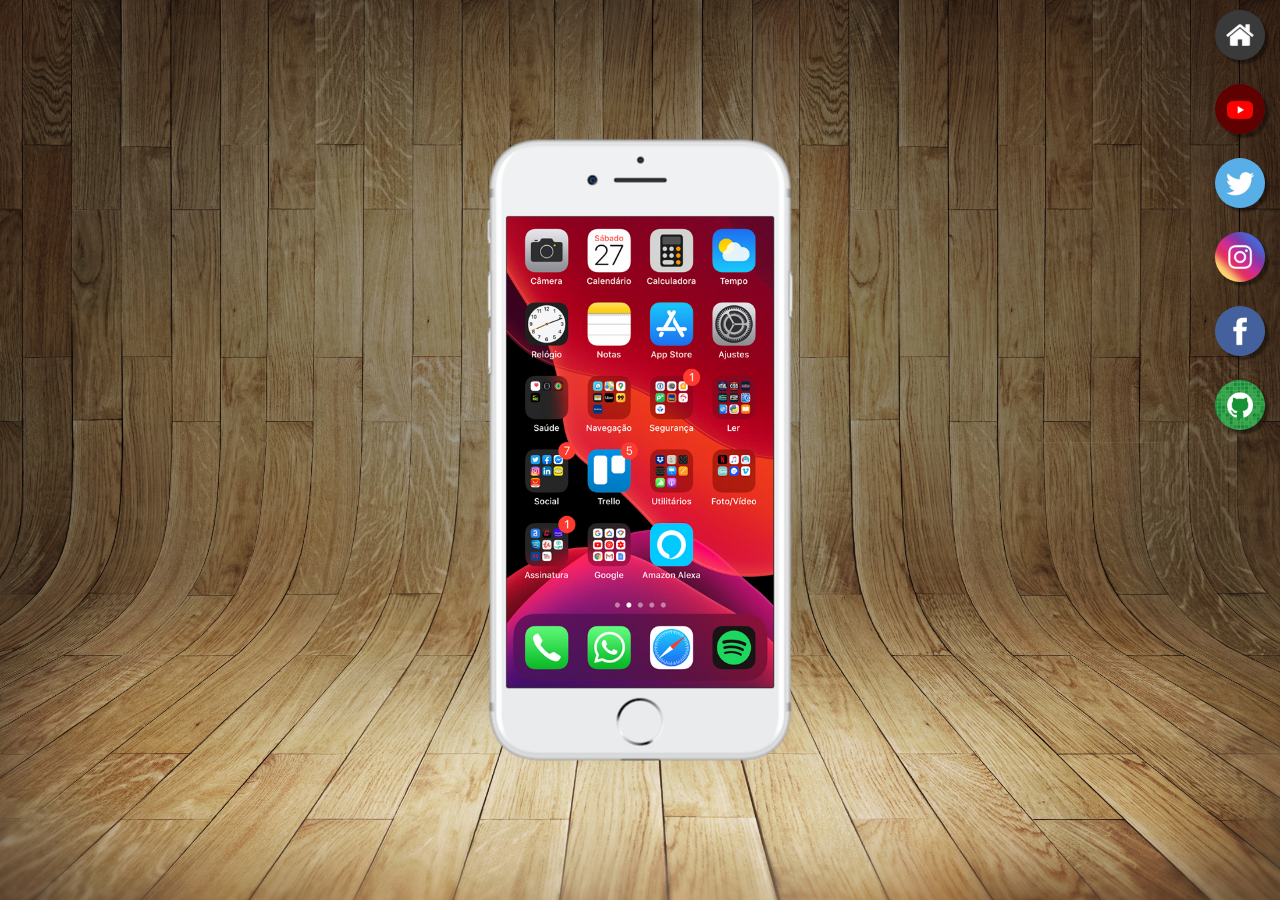
<file: index.html>
<!DOCTYPE html>
<html lang="pt-br">
<head>
    <meta charset="UTF-8">
    <meta name="viewport" content="width=device-width, initial-scale=1.0">
    <title>Projeto Redes Sociais</title>
    <link rel="shortcut icon" href="favicon.ico" type="image/x-icon">
    <link rel="stylesheet" href="estilos/style.css">
</head>
<body>
    <main>
        <section id="telefone">
            <iframe src="home.html" frameborder="0" name="tela" id="tela"></iframe>
        </section>
        <section id="redes-sociais">
            <a href="home.html" target="tela"><img src="imagens/logo-home.jpg" alt="Home"></a>
            <a href="youtube.html" target="tela"><img src="imagens/logo-youtube.jpg" alt="YouTube"></a>
            <a href="twitter.html" target="tela"><img src="imagens/logo-twitter.jpg" alt="Twitter"></a>
            <a href="instagram.html" target="tela"><img src="imagens/logo-instagram.jpg" alt="Instagram"></a>
            <a href="facebook.html" target="tela"><img src="imagens/logo-facebook.jpg" alt="Facebook"></a>
            <a href="github.html" target="tela"><img src="imagens/logo-github.jpg" alt="GitHub"></a>
        </section>
    </main>
</body>
</html>
</file>
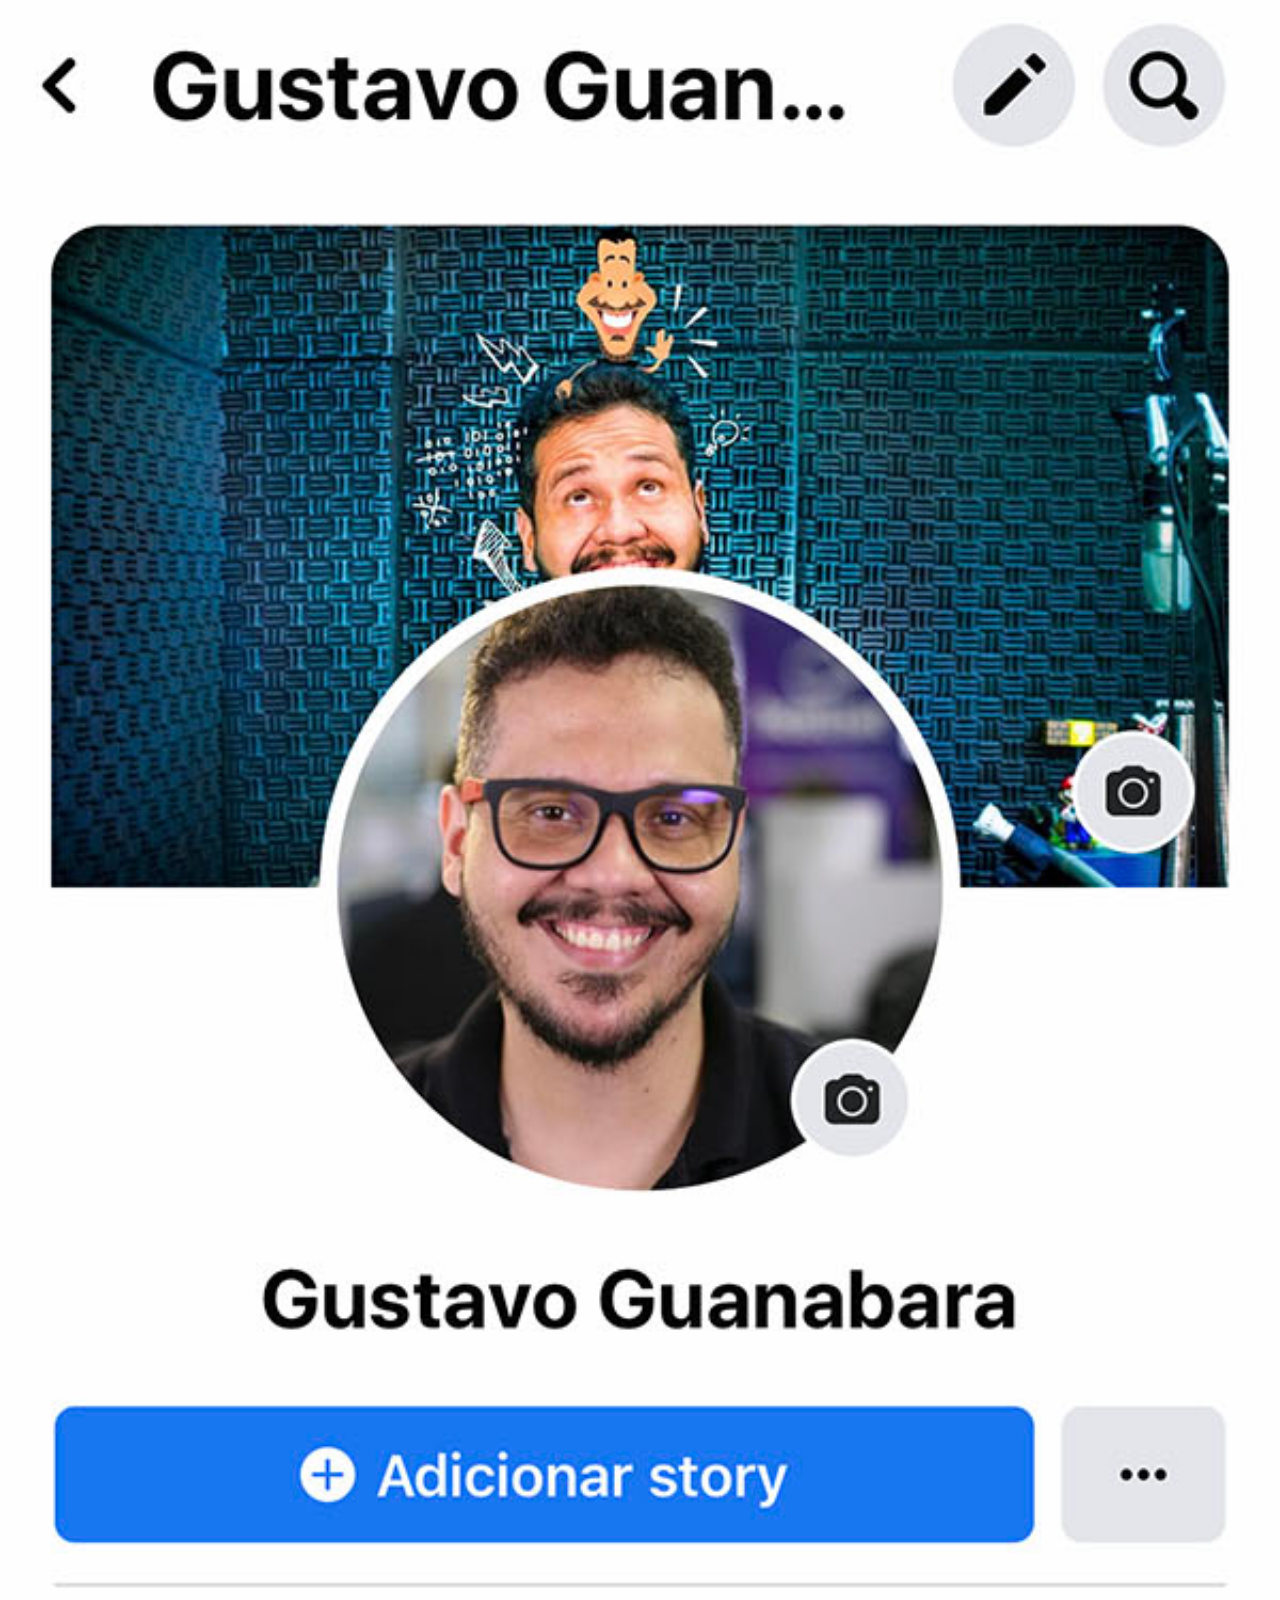
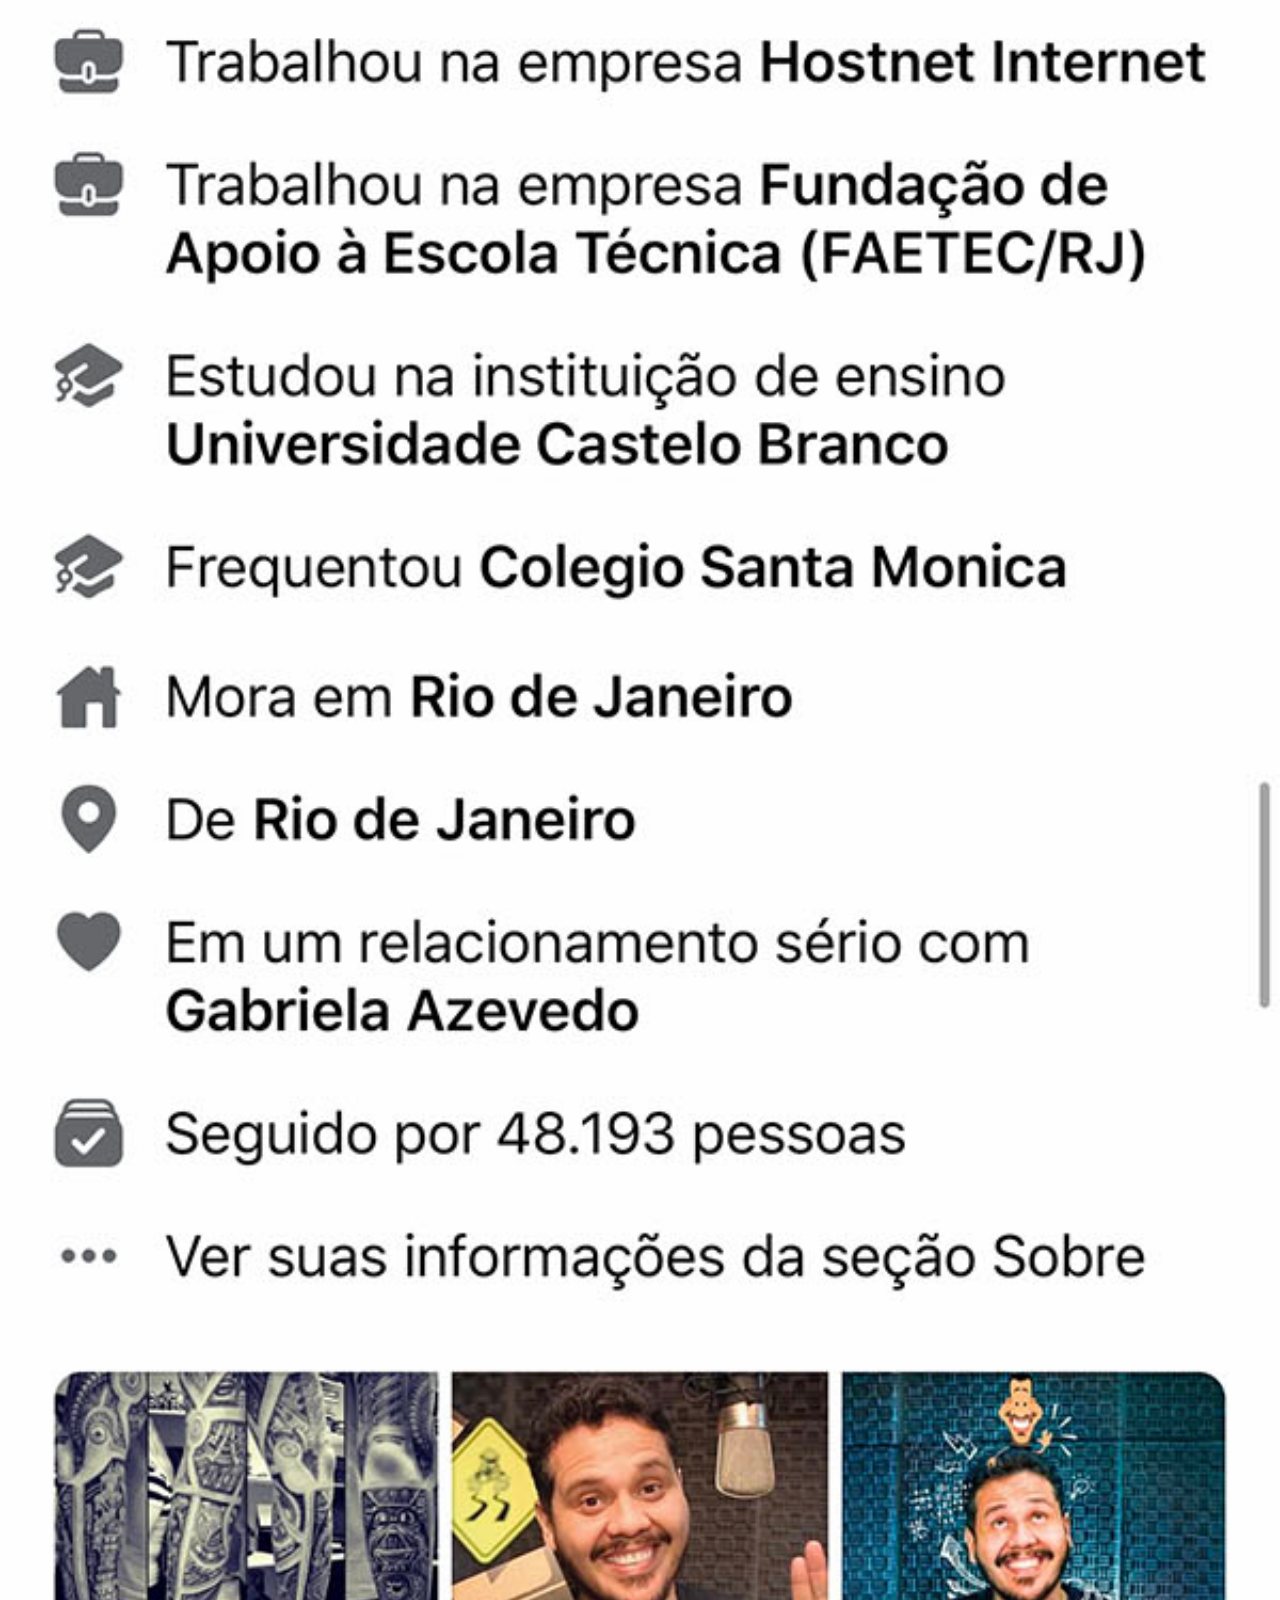
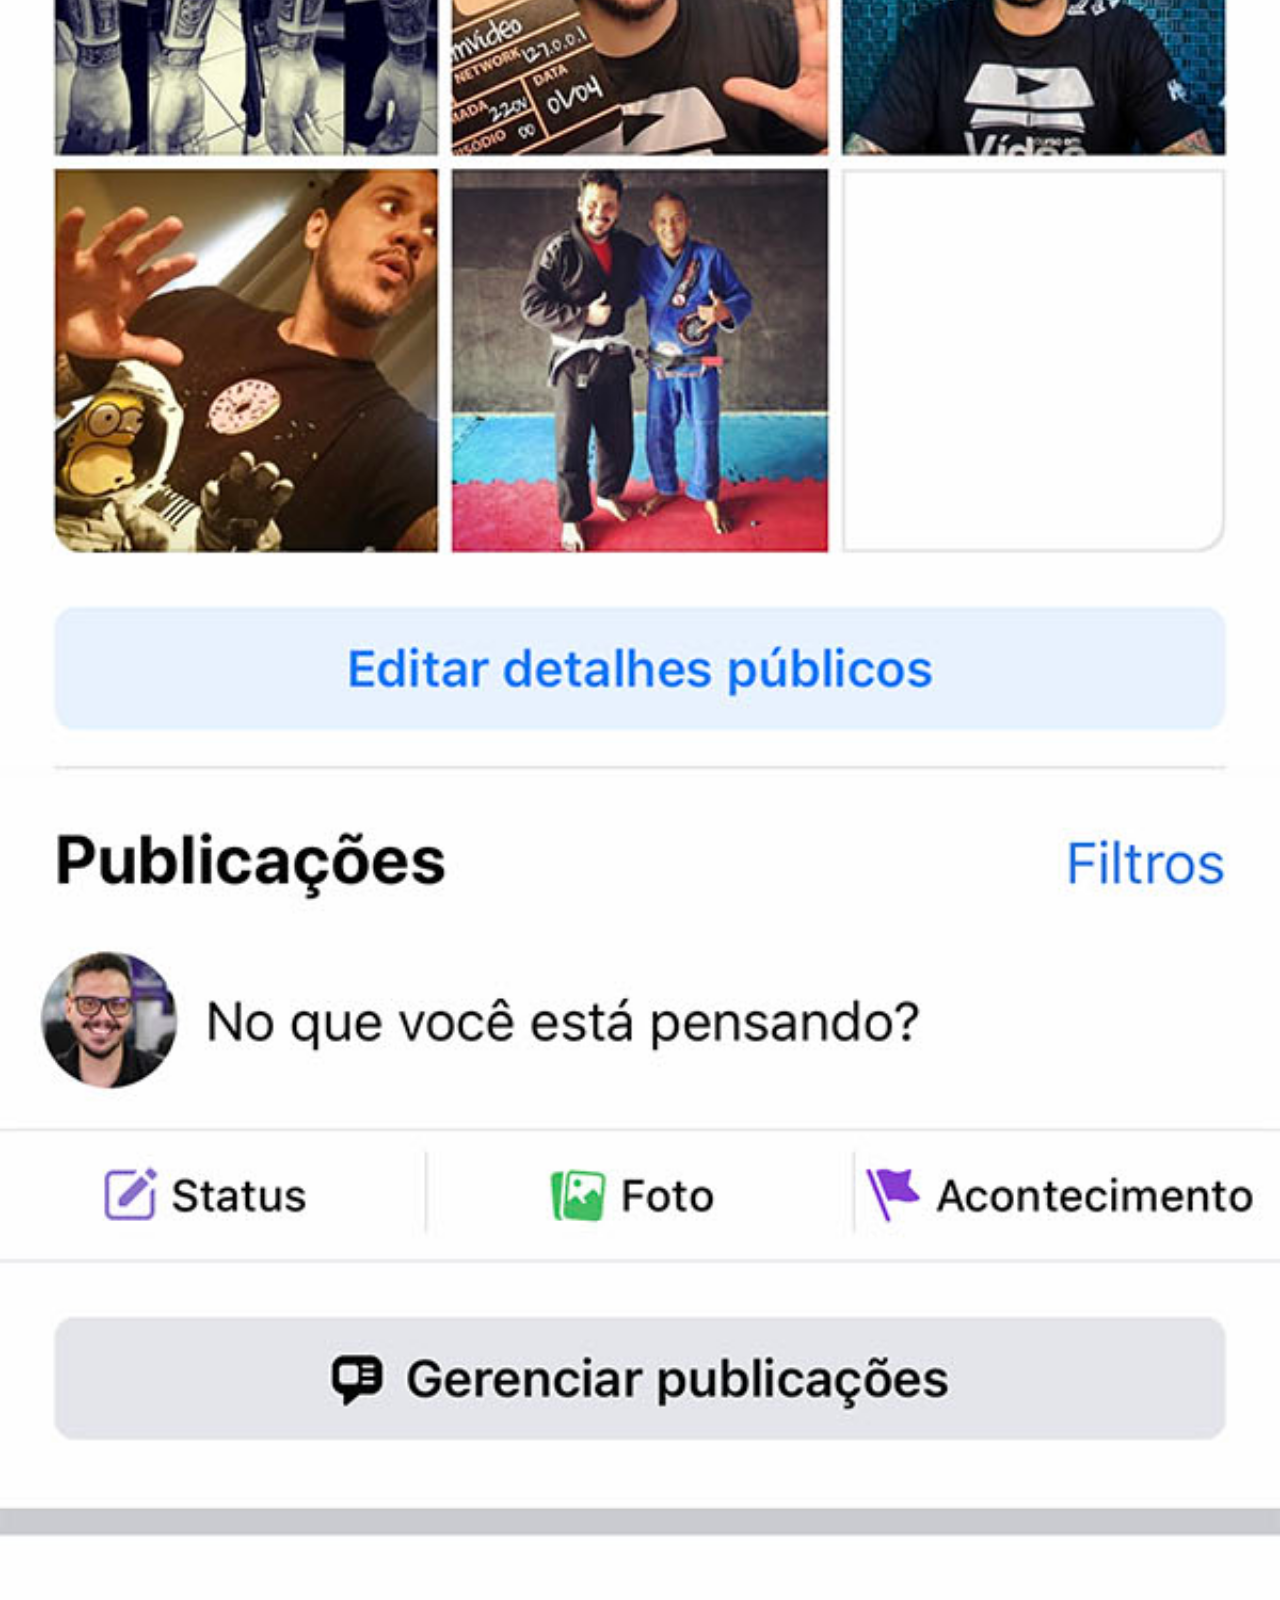
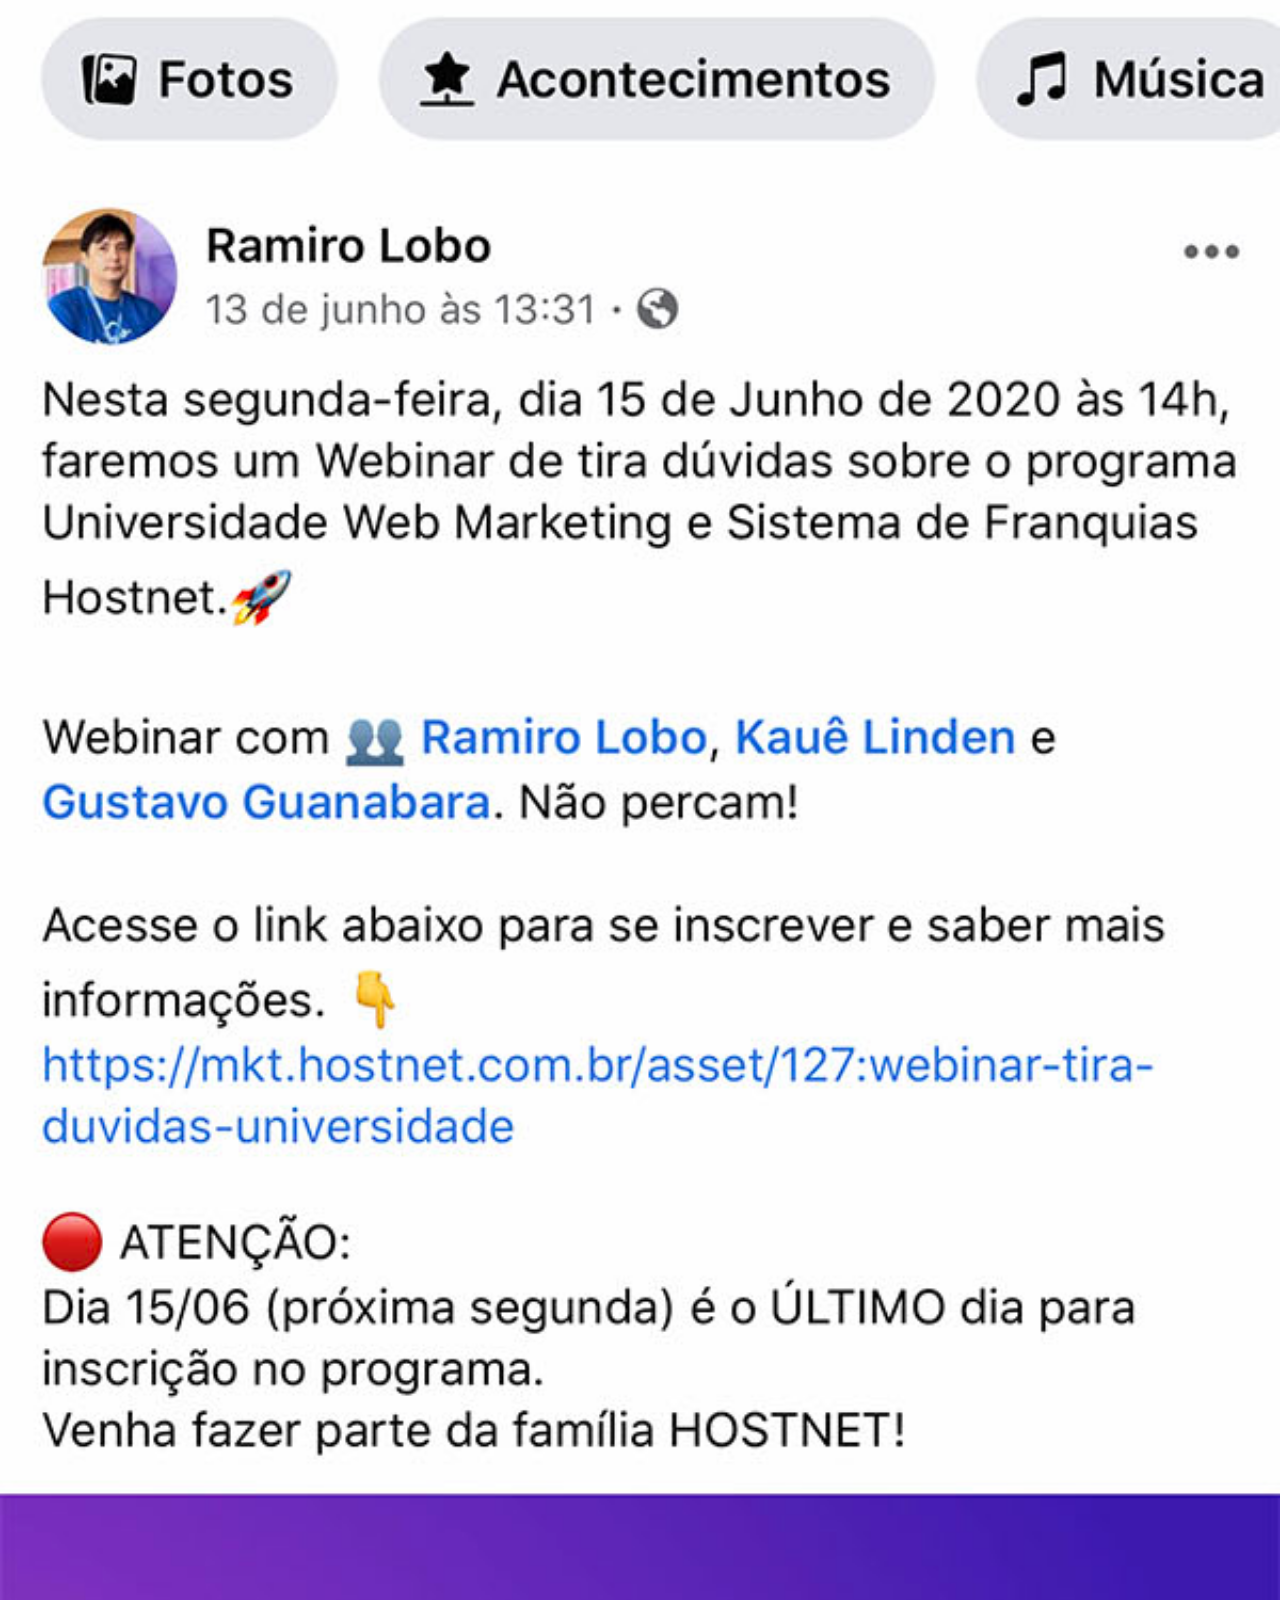
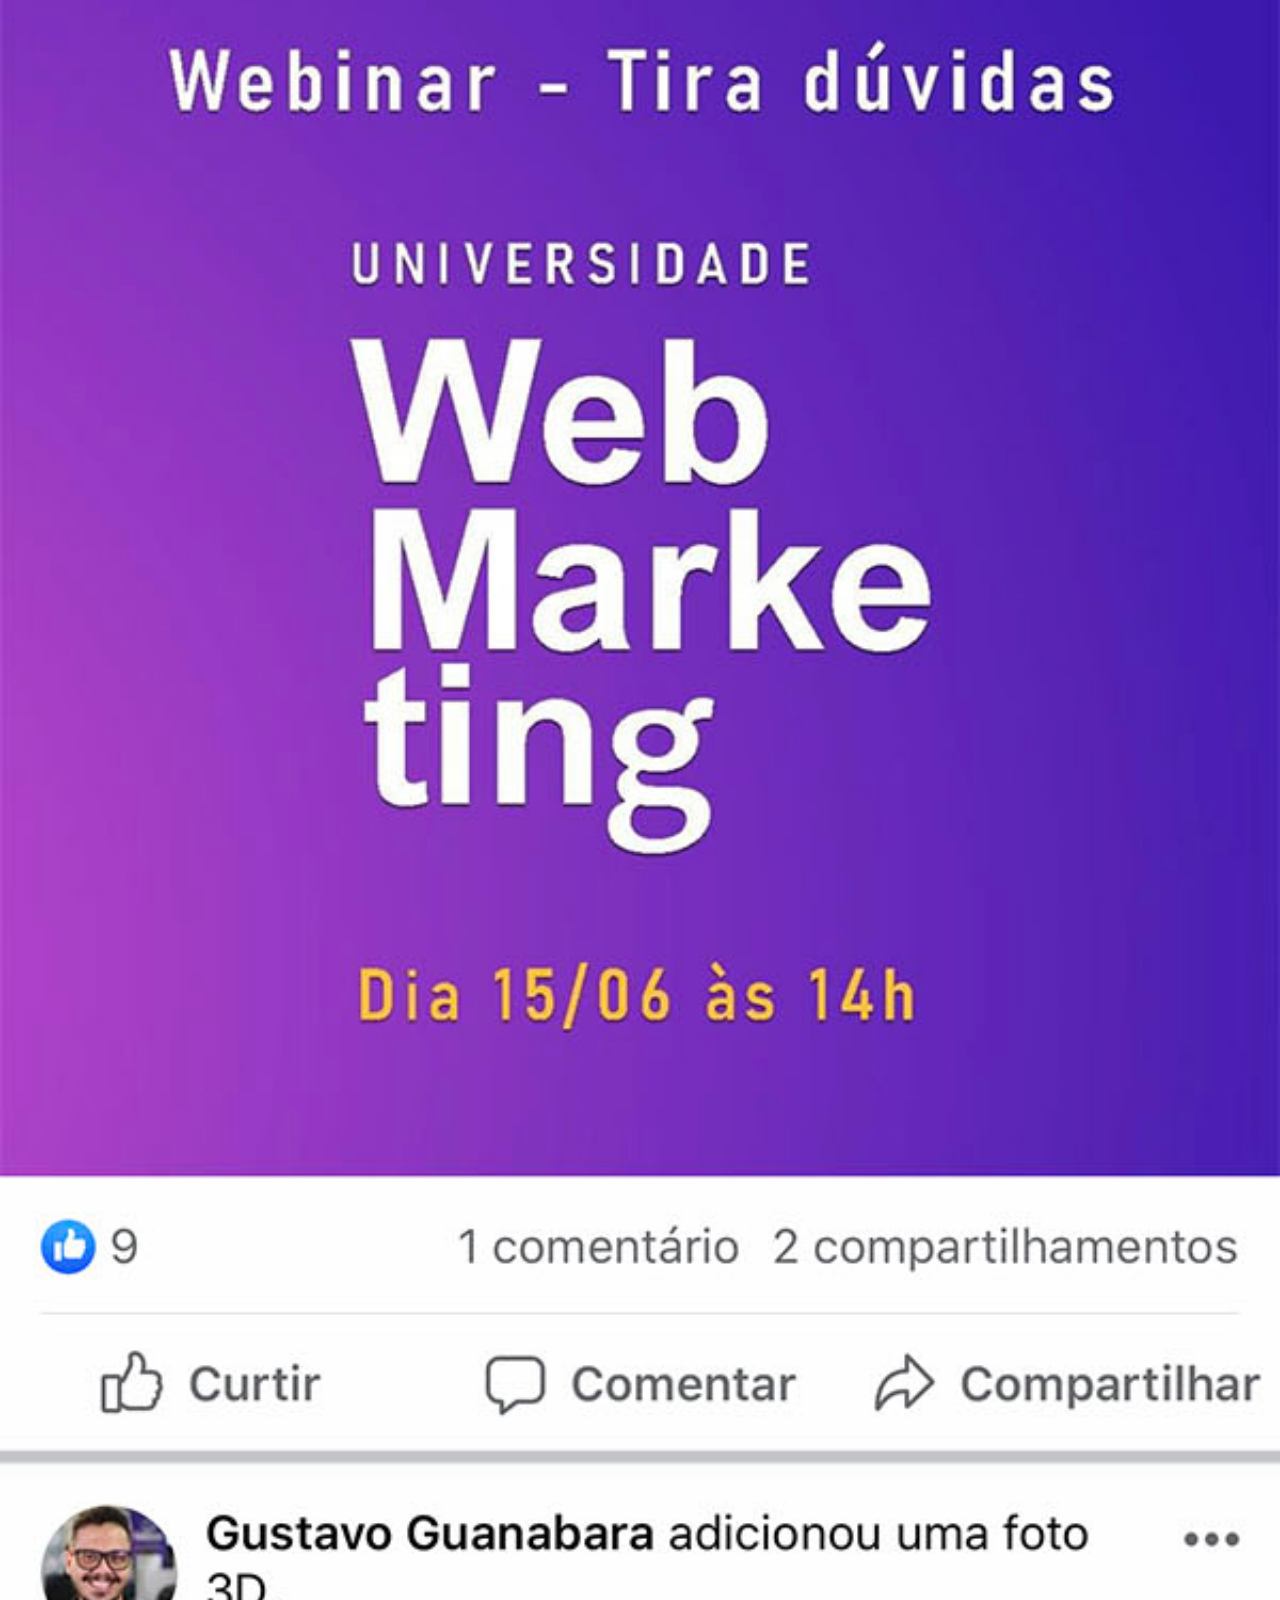
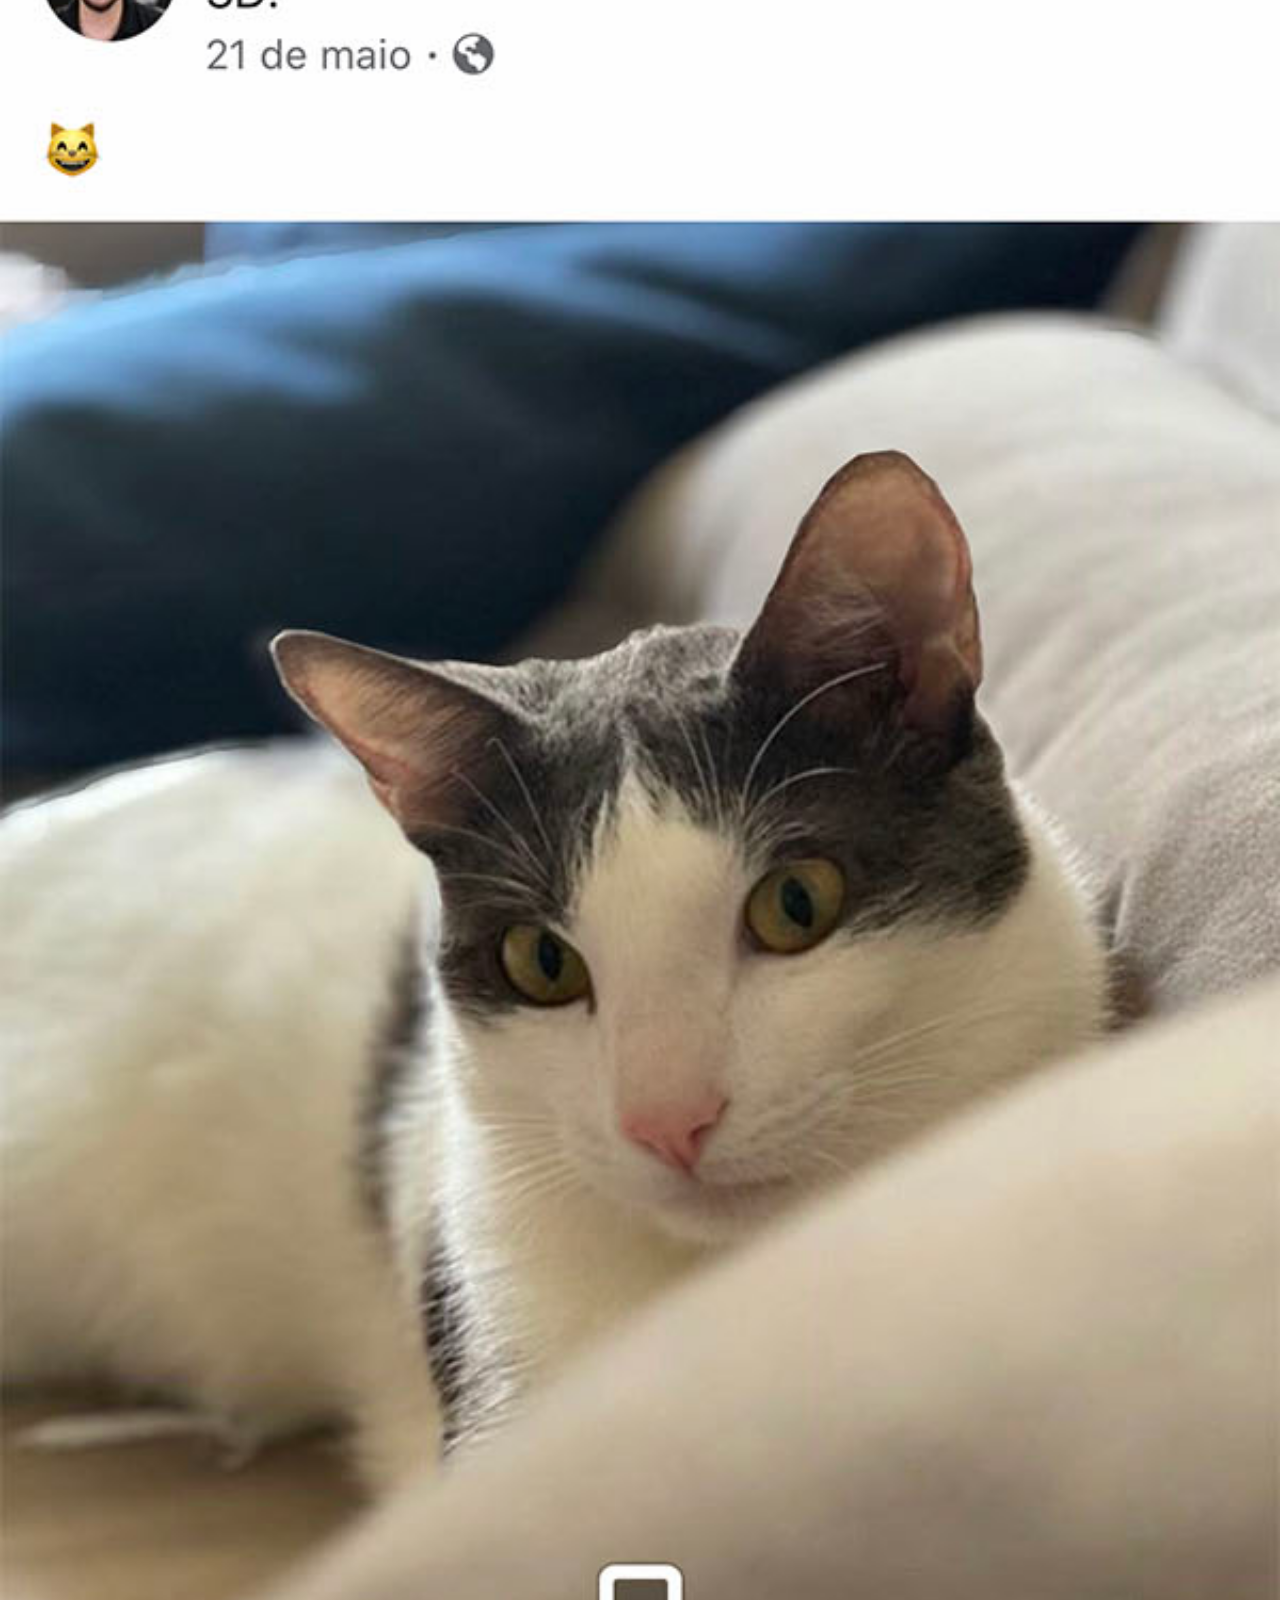
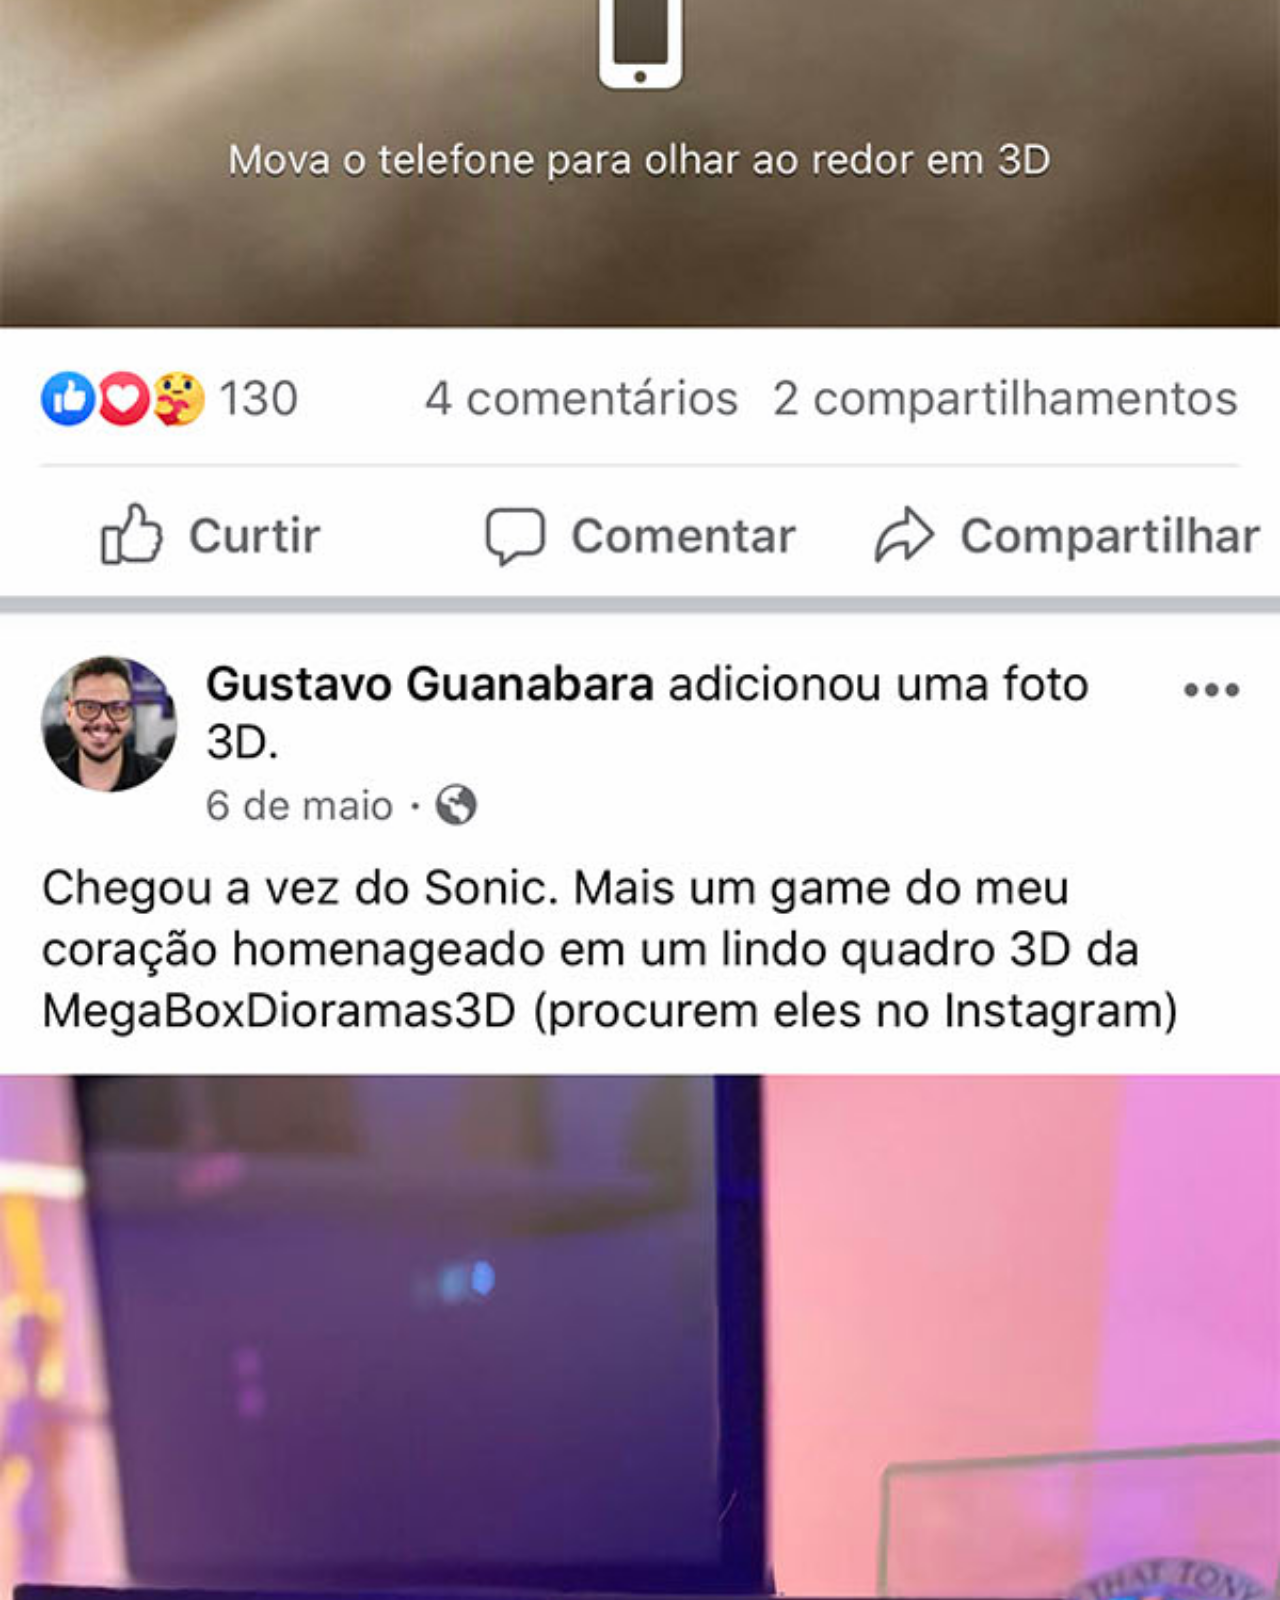
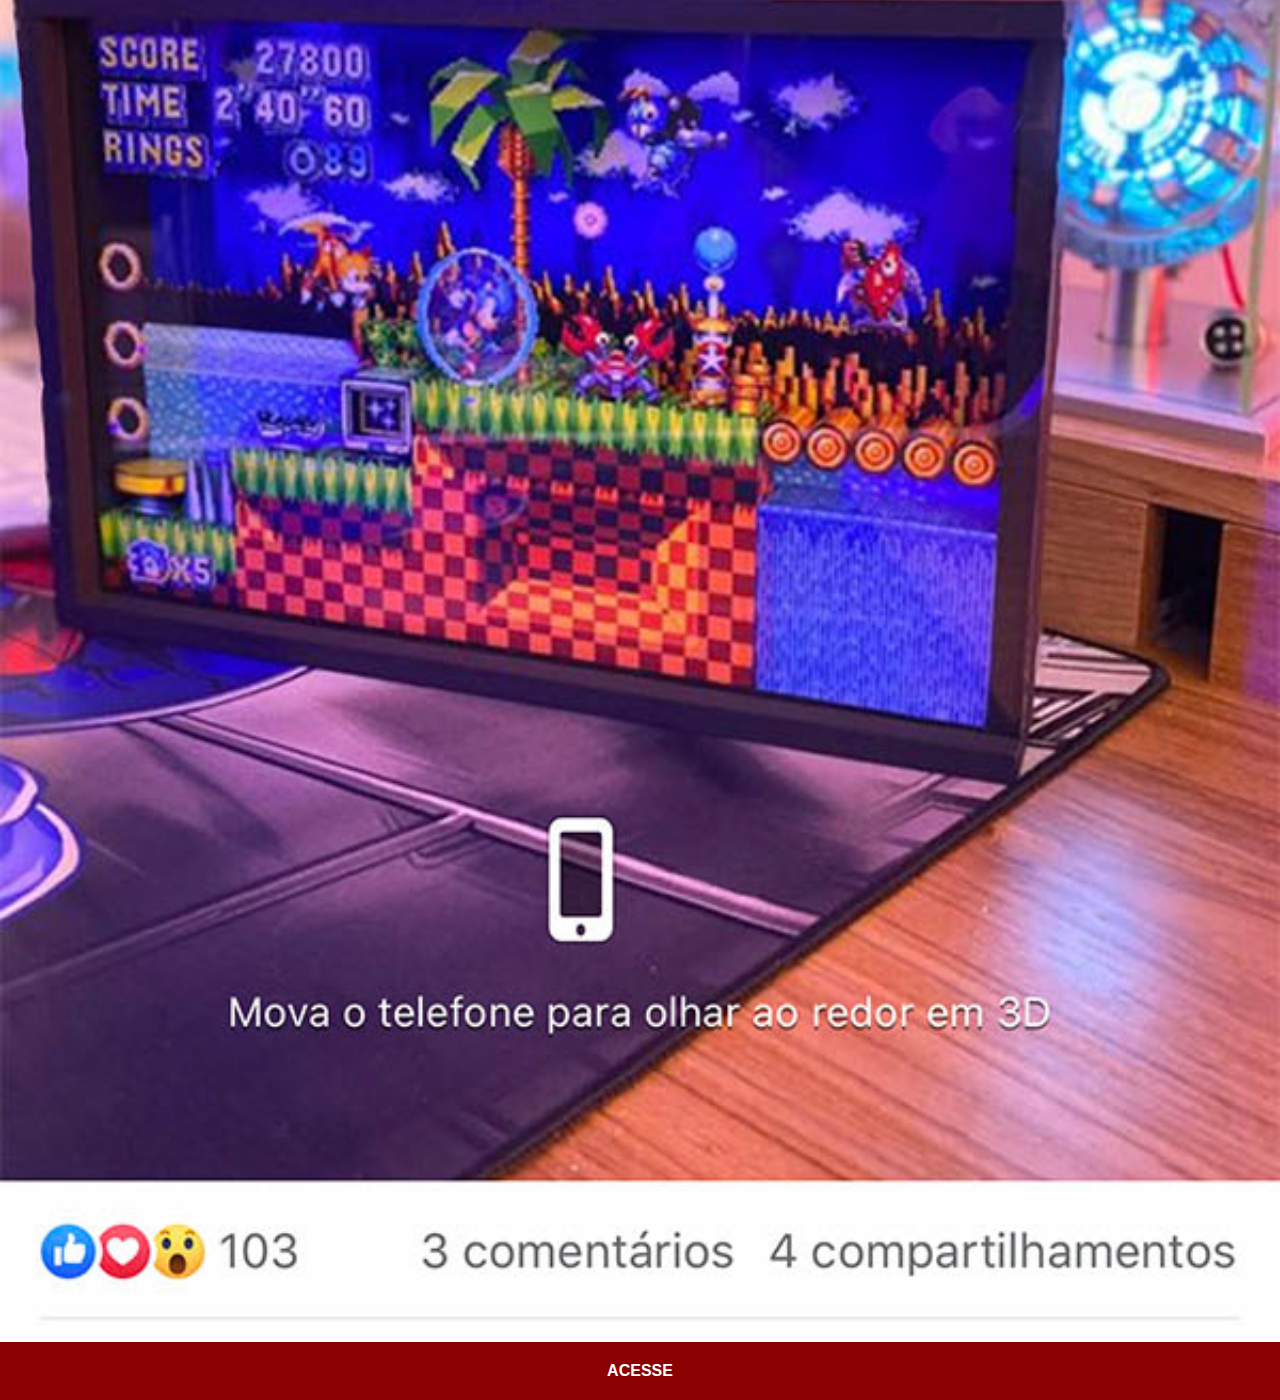
<file: facebook.html>
<!DOCTYPE html>
<html lang="pt-br">
<head>
    <meta charset="UTF-8">
    <meta name="viewport" content="width=device-width, initial-scale=1.0">
    <title>Facebook</title>
    <link rel="stylesheet" href="estilos/socia.css">
</head>
<body>
    <img src="imagens/tela-facebook.jpg" alt="Facebook">
    <a href="www.youtube.com" target="_blank">ACESSE</a>
</body>
</html>
</file>
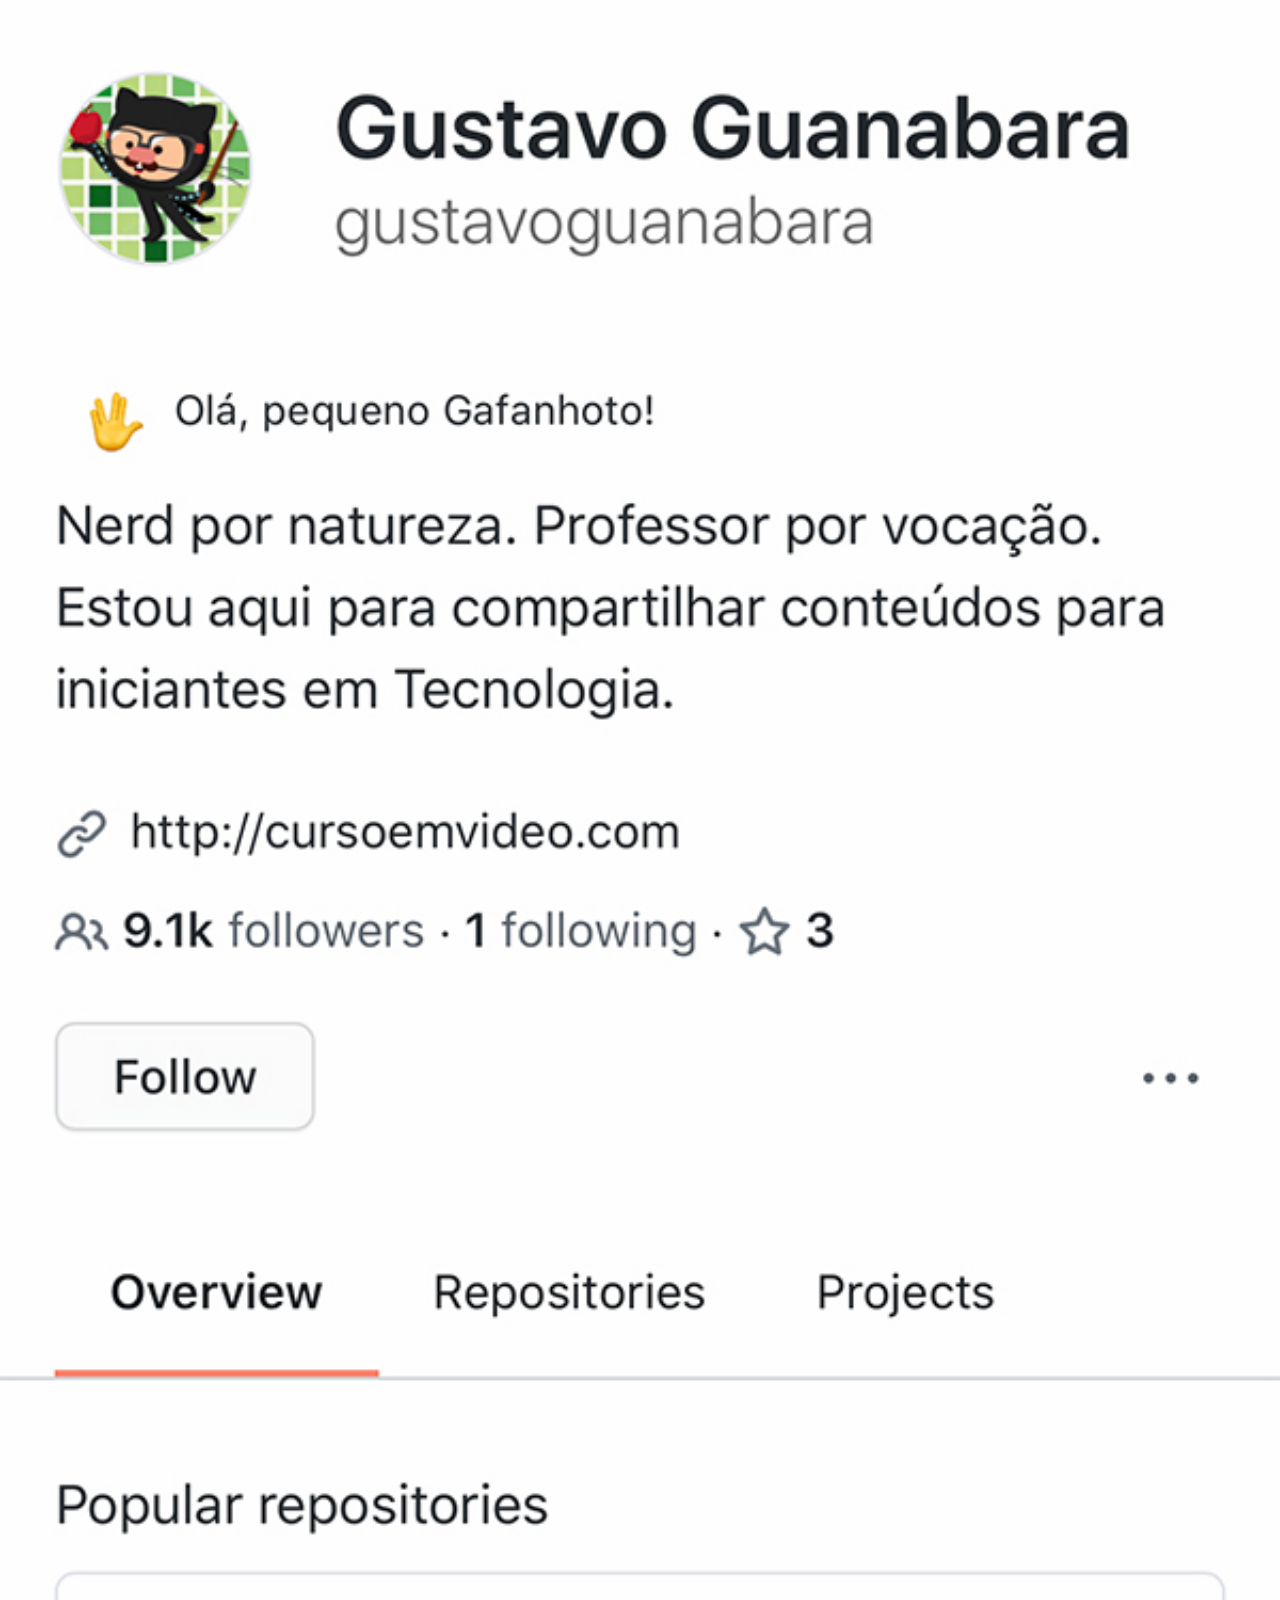
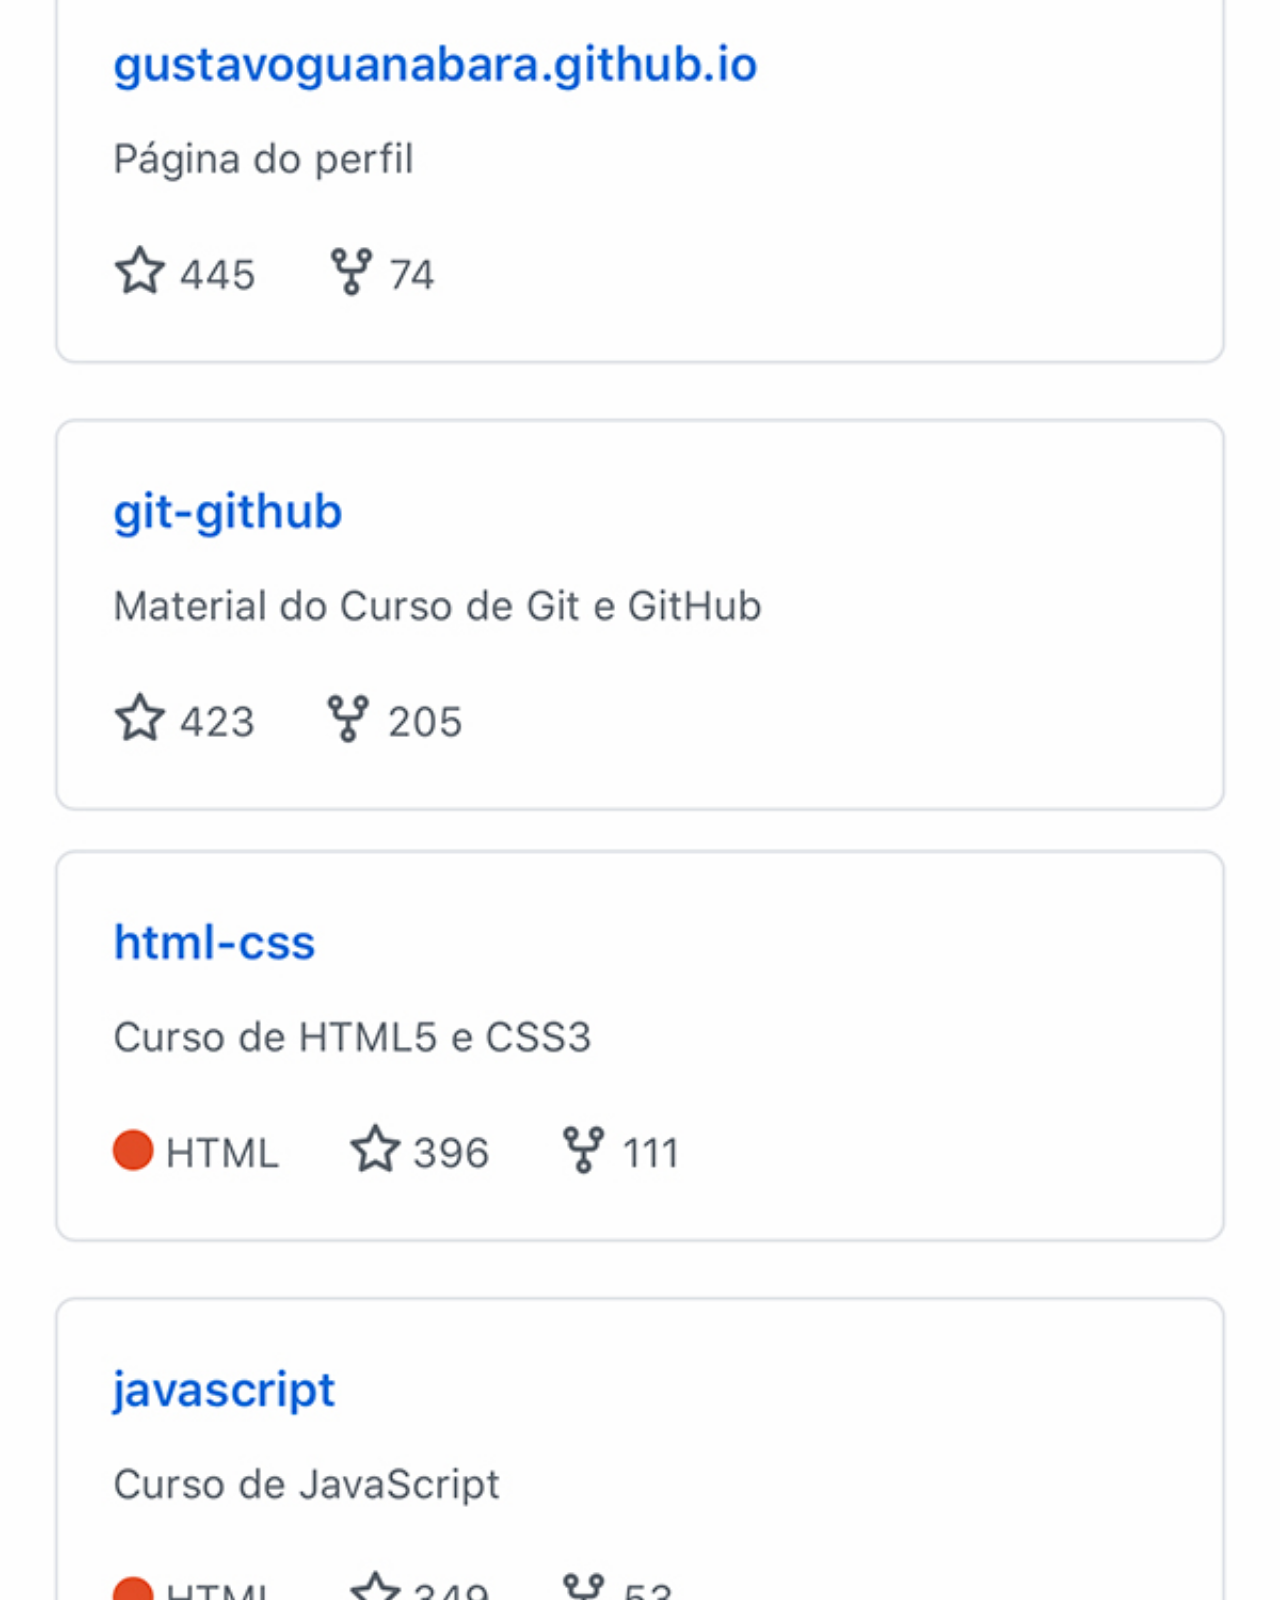
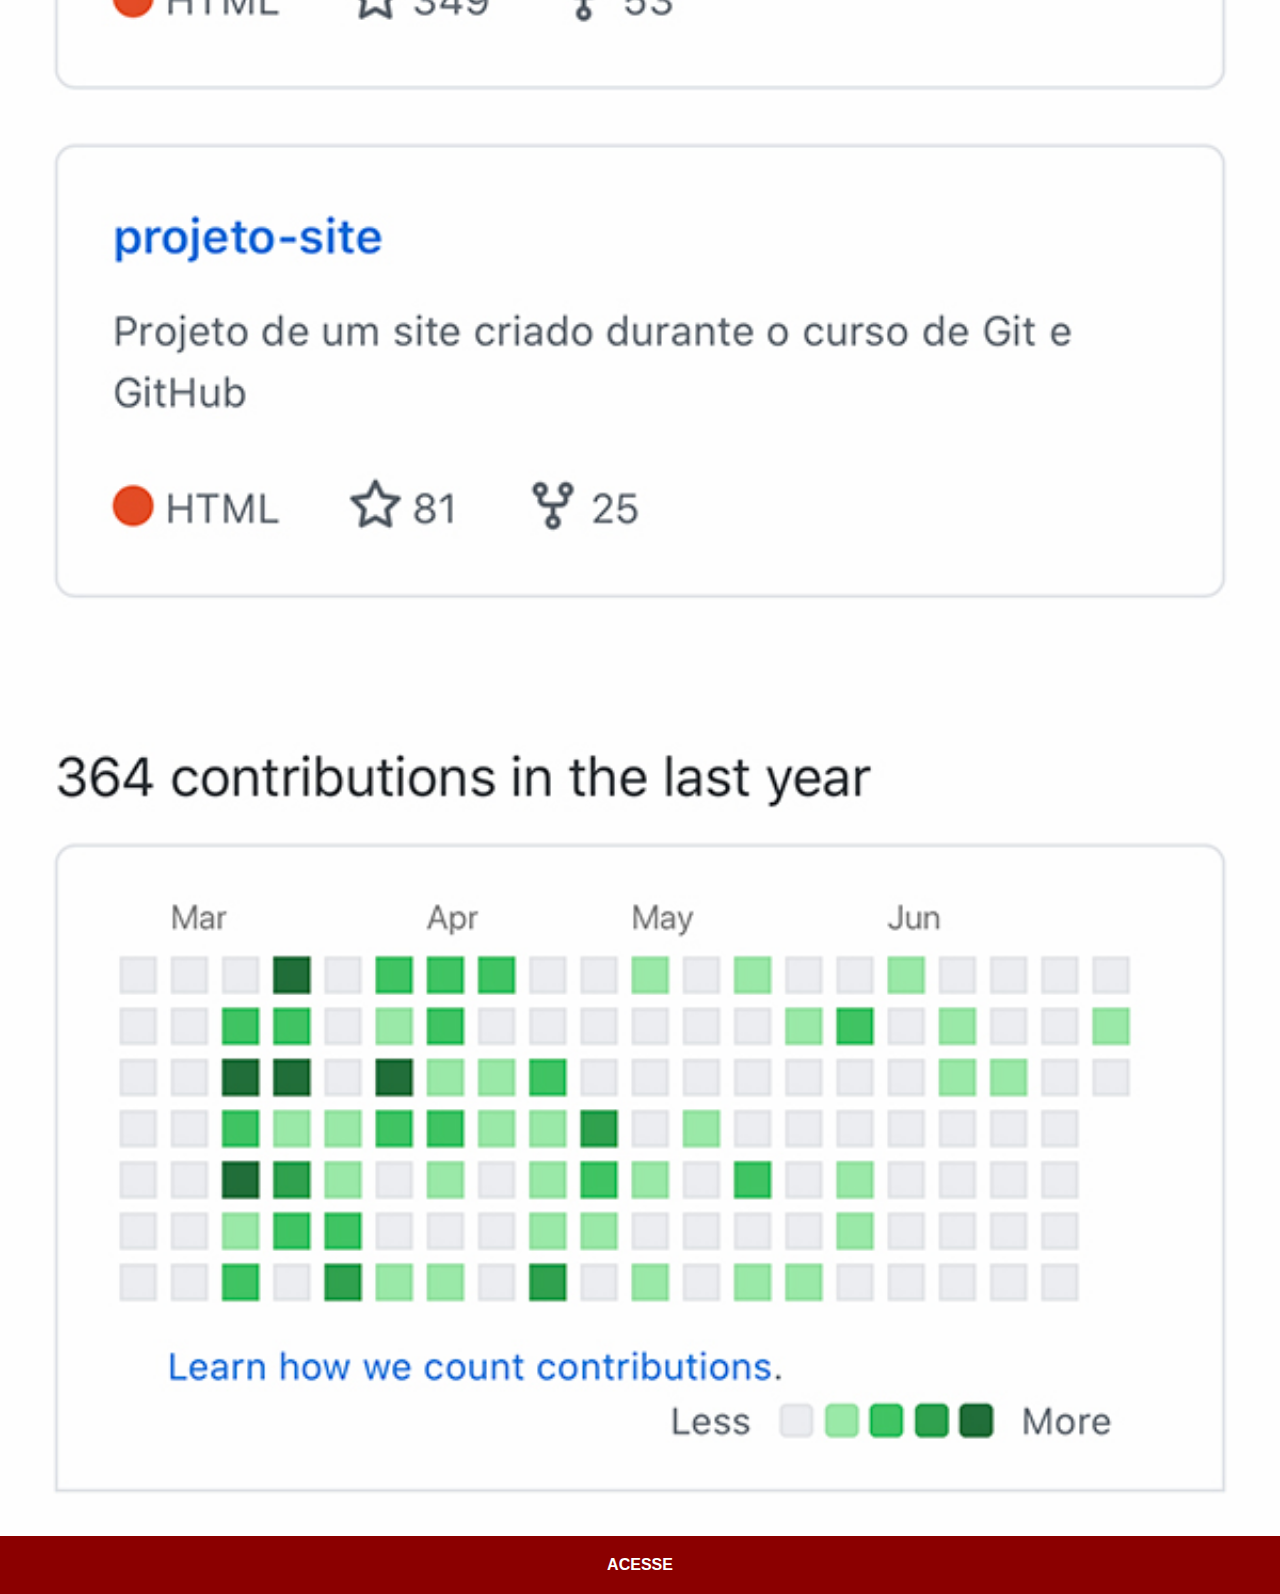
<file: github.html>
<!DOCTYPE html>
<html lang="pt-br">
<head>
    <meta charset="UTF-8">
    <meta name="viewport" content="width=device-width, initial-scale=1.0">
    <title>GitHub</title>
    <link rel="stylesheet" href="estilos/socia.css">
</head>
<body>
    <img src="imagens/tela-github.jpg" alt="GitHub">
    <a href="www.youtube.com" target="_blank">ACESSE</a>
</body>
</html>
</file>
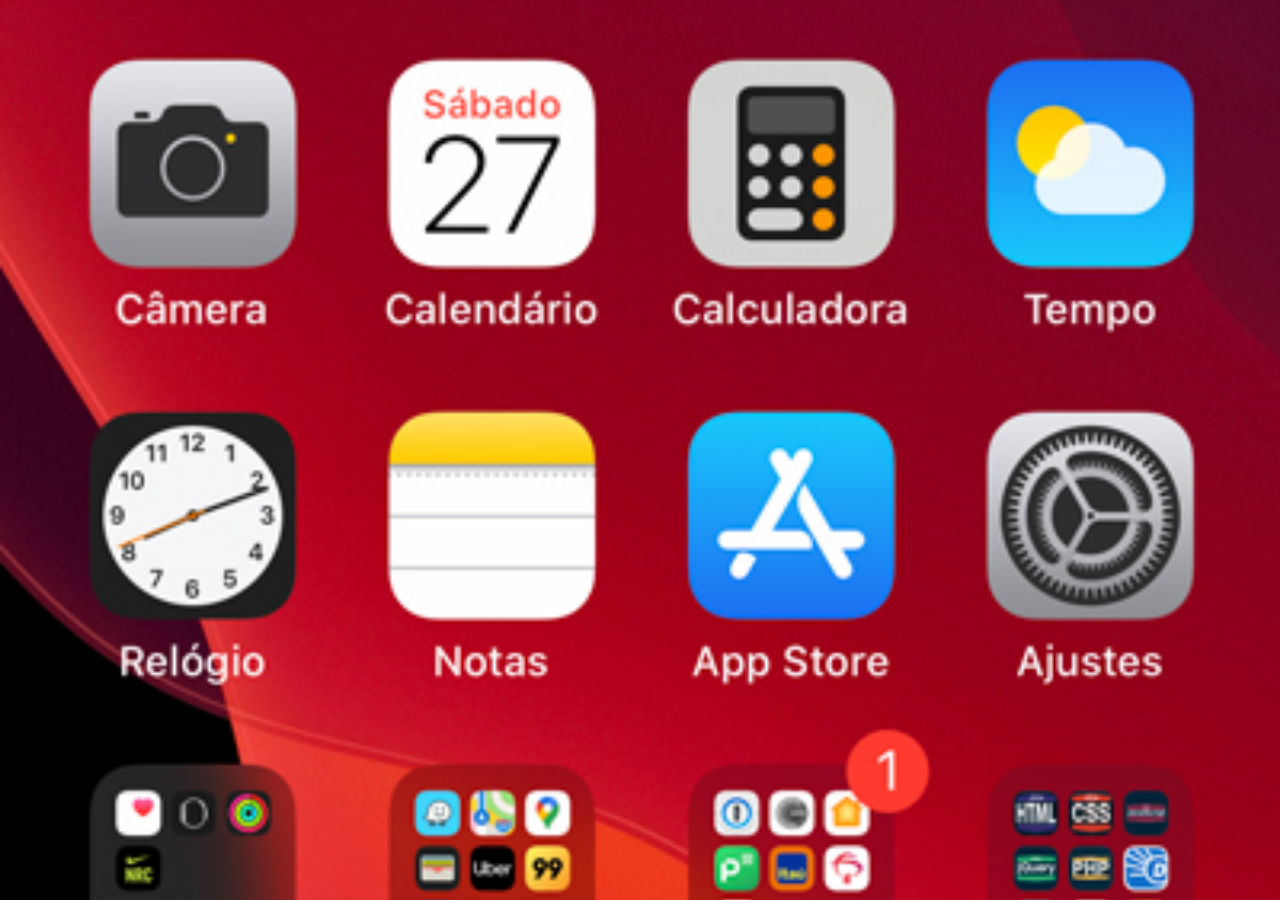
<file: home.html>
<!DOCTYPE html>
<html lang="pt-br">
<head>
    <meta charset="UTF-8">
    <meta name="viewport" content="width=device-width, initial-scale=1.0">
    <title>Home</title>
</head>
<style>
    * {
        margin: 0;
        padding: 0;
    }

    ::-webkit-scrollbar {
        width: 0px;
        height: 0px;
    }

    body {
        width: 100vw;
        height: 100vh;
        background: black url("imagens/tela-home.jpg") no-repeat top center;
        background-size: cover;
    }
</style>
<body>
    
</body>
</html>
</file>
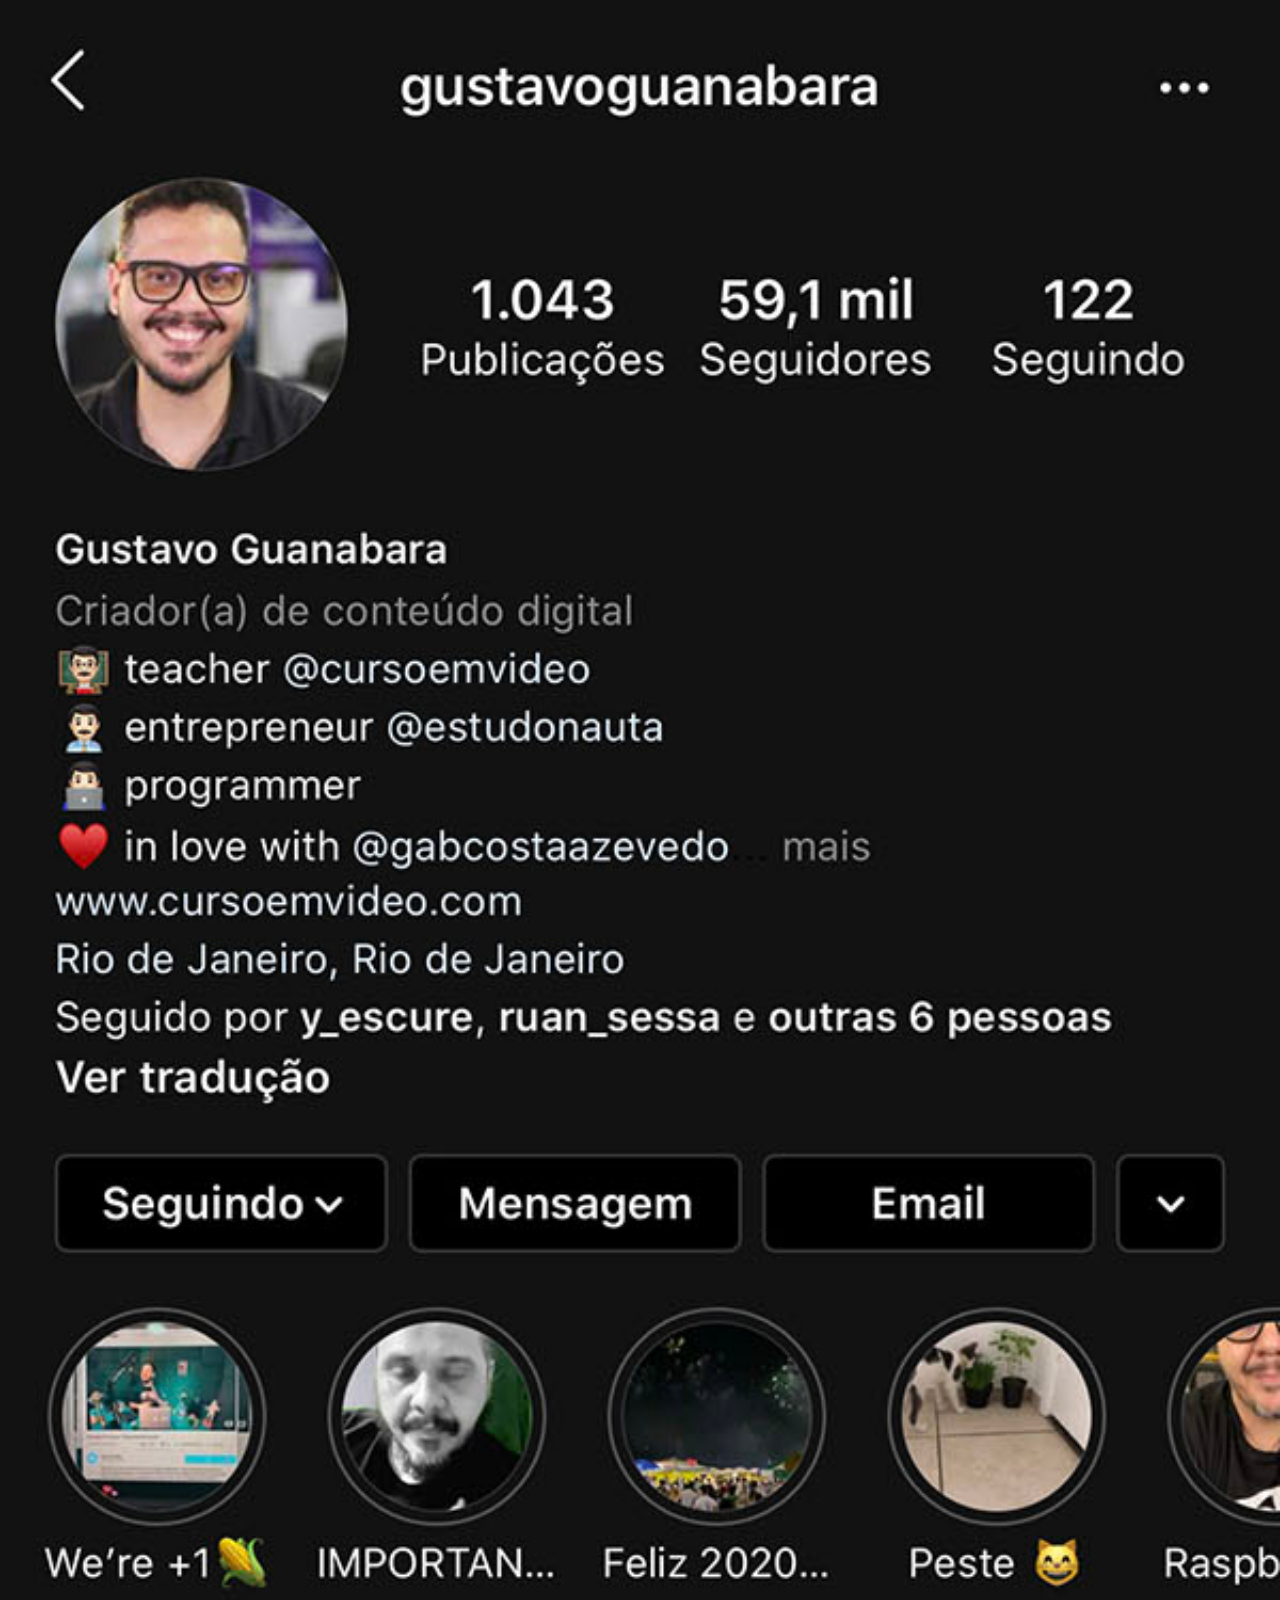
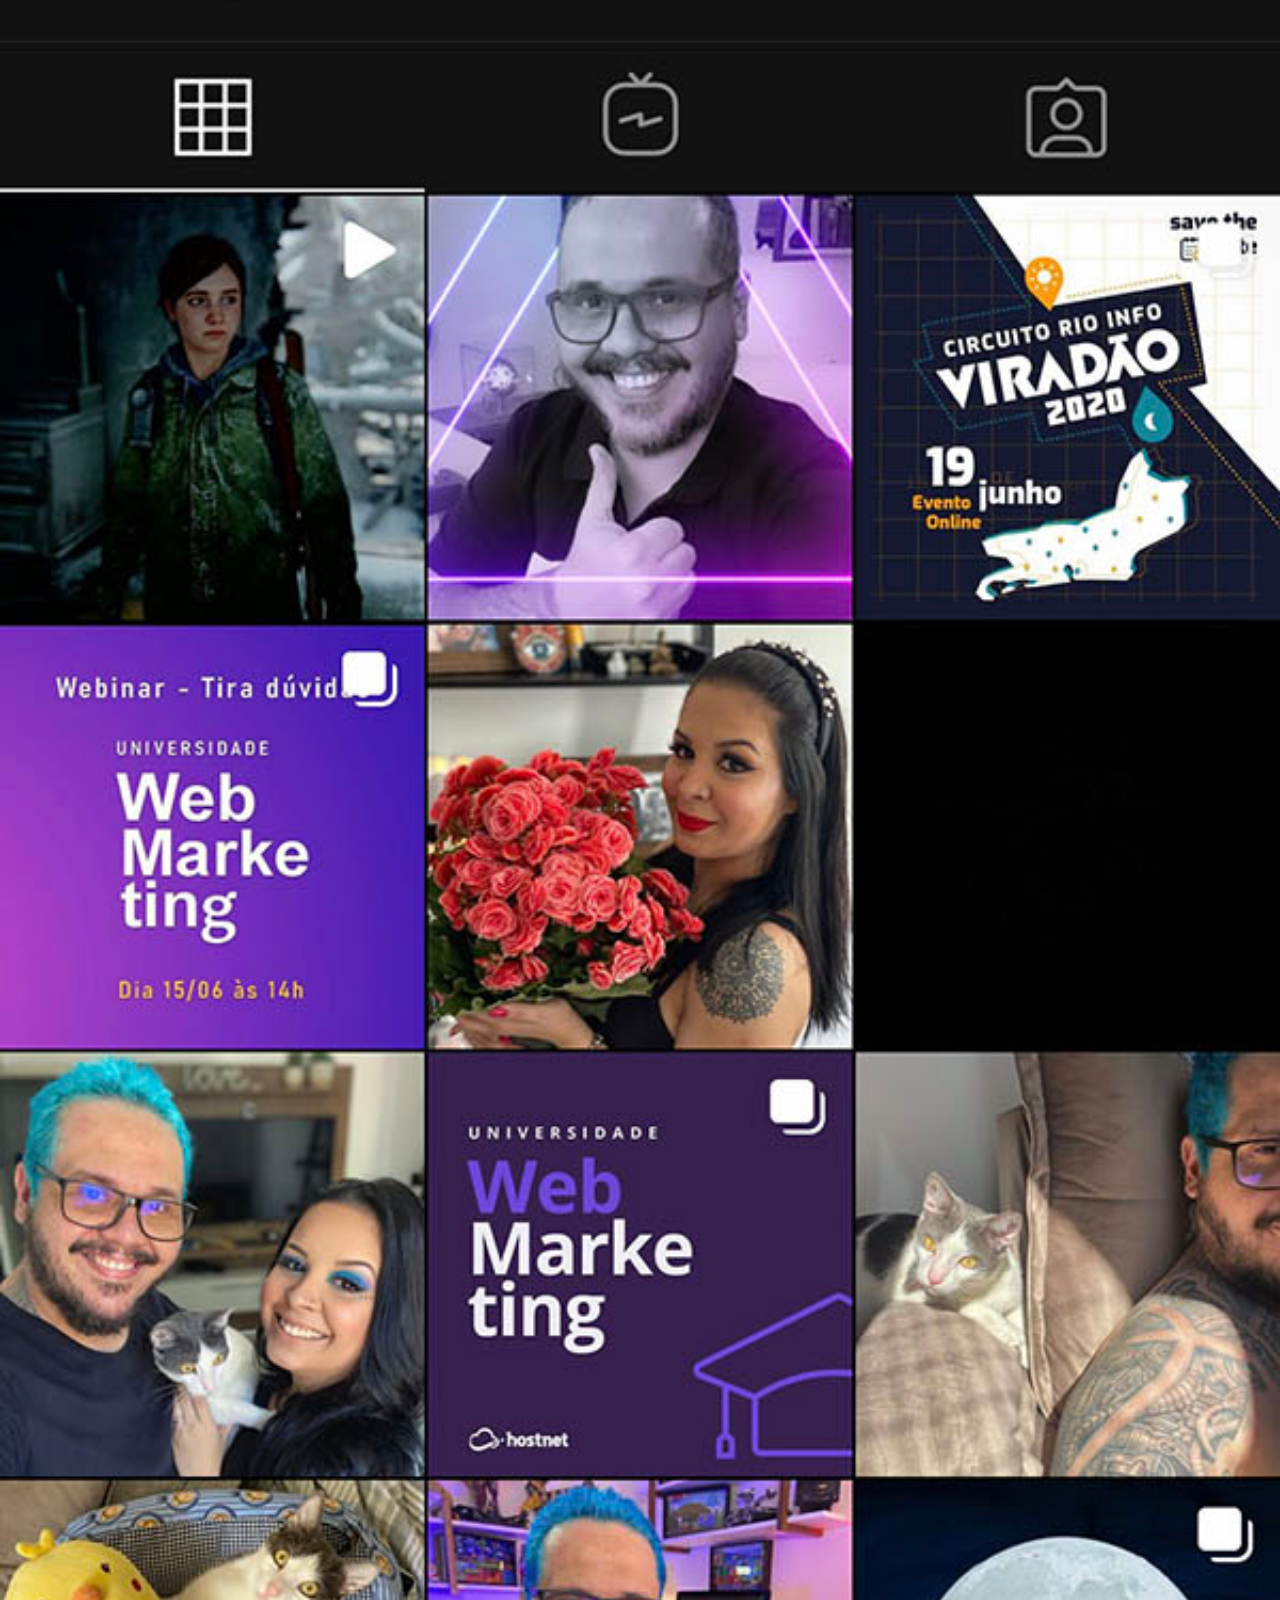
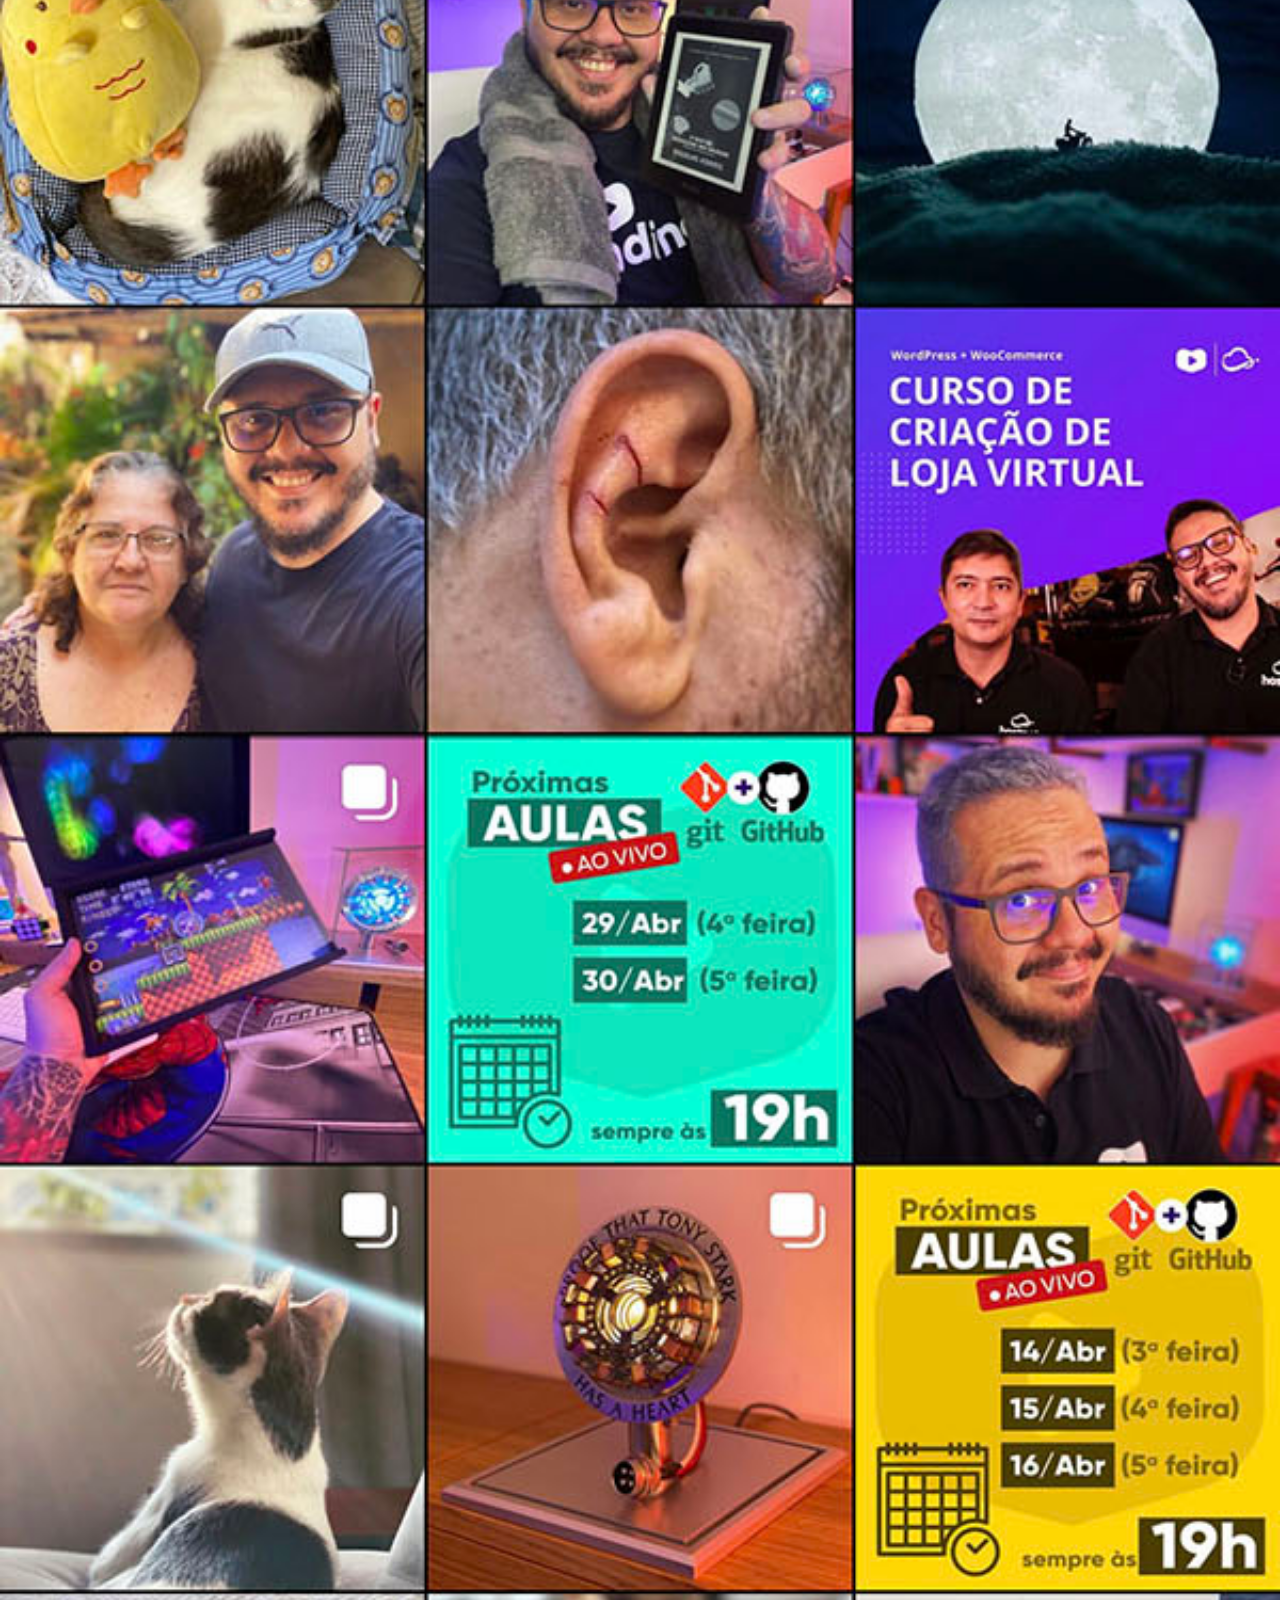
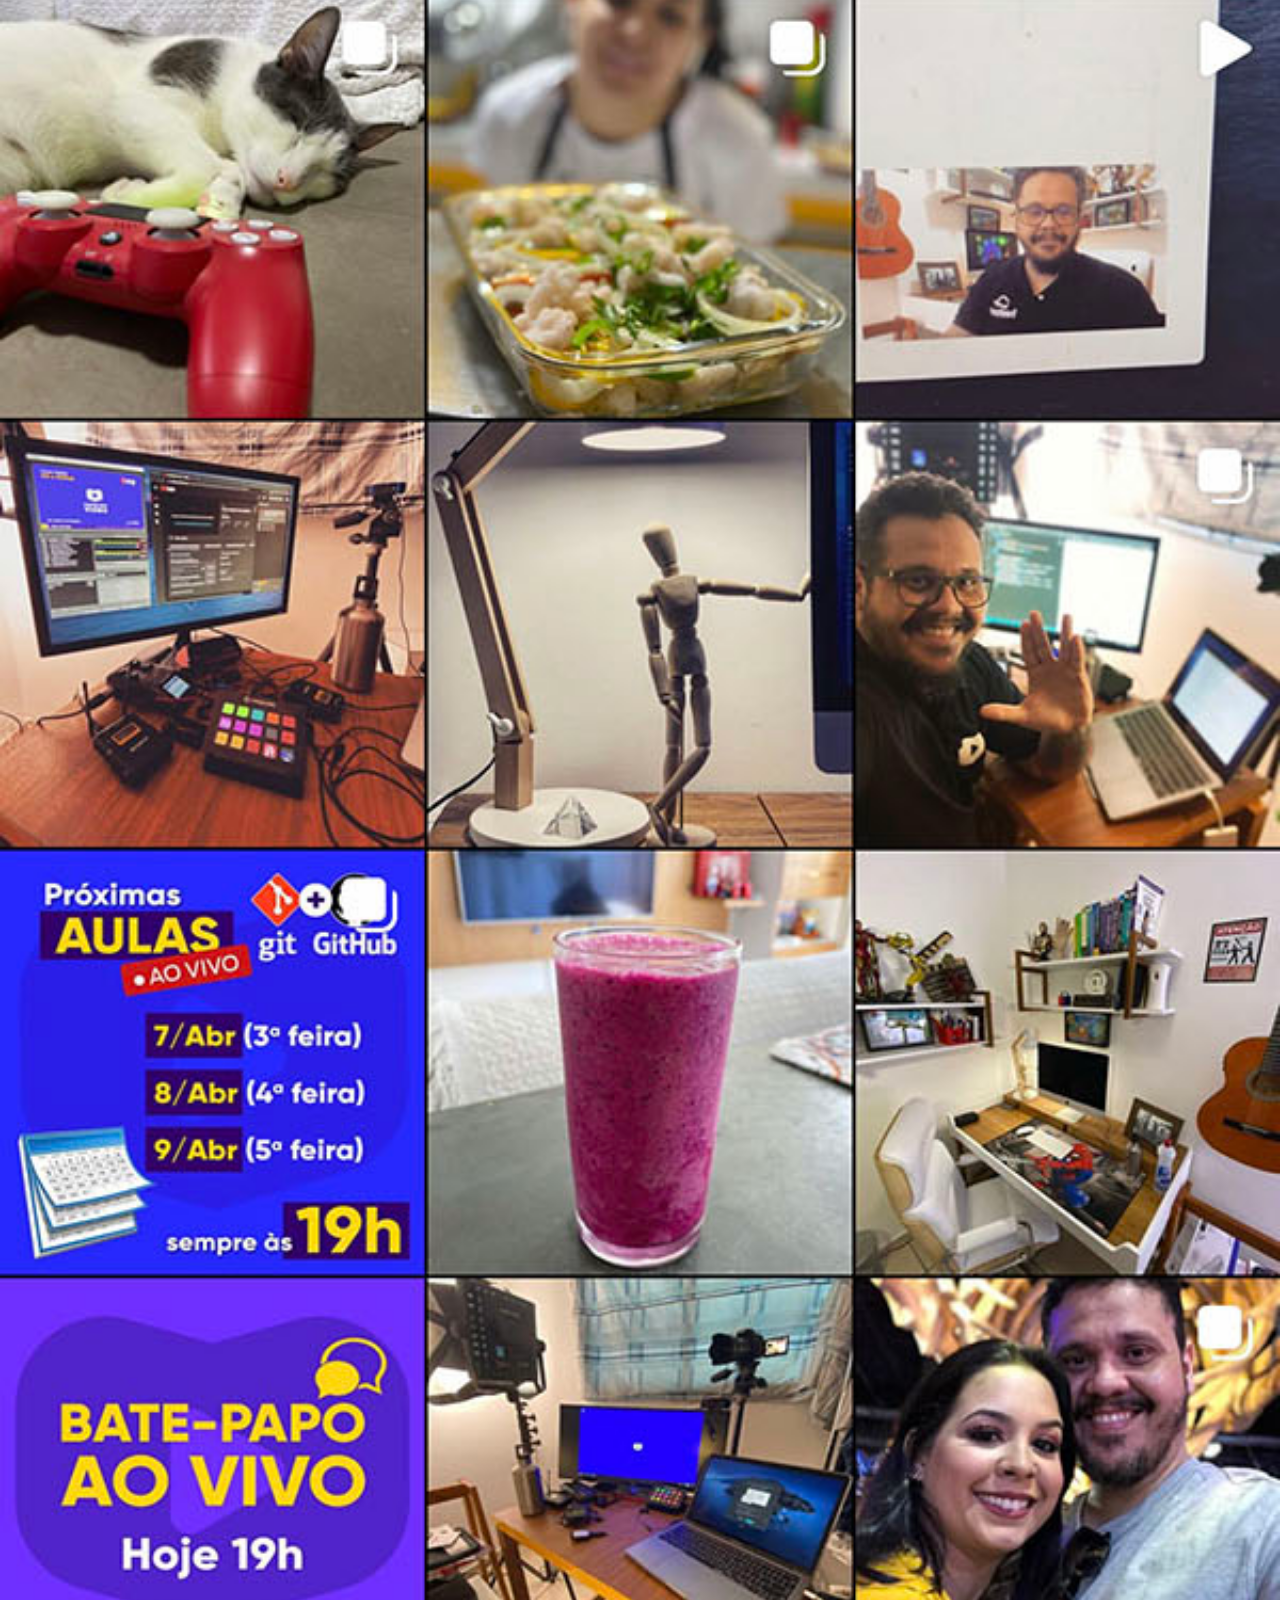
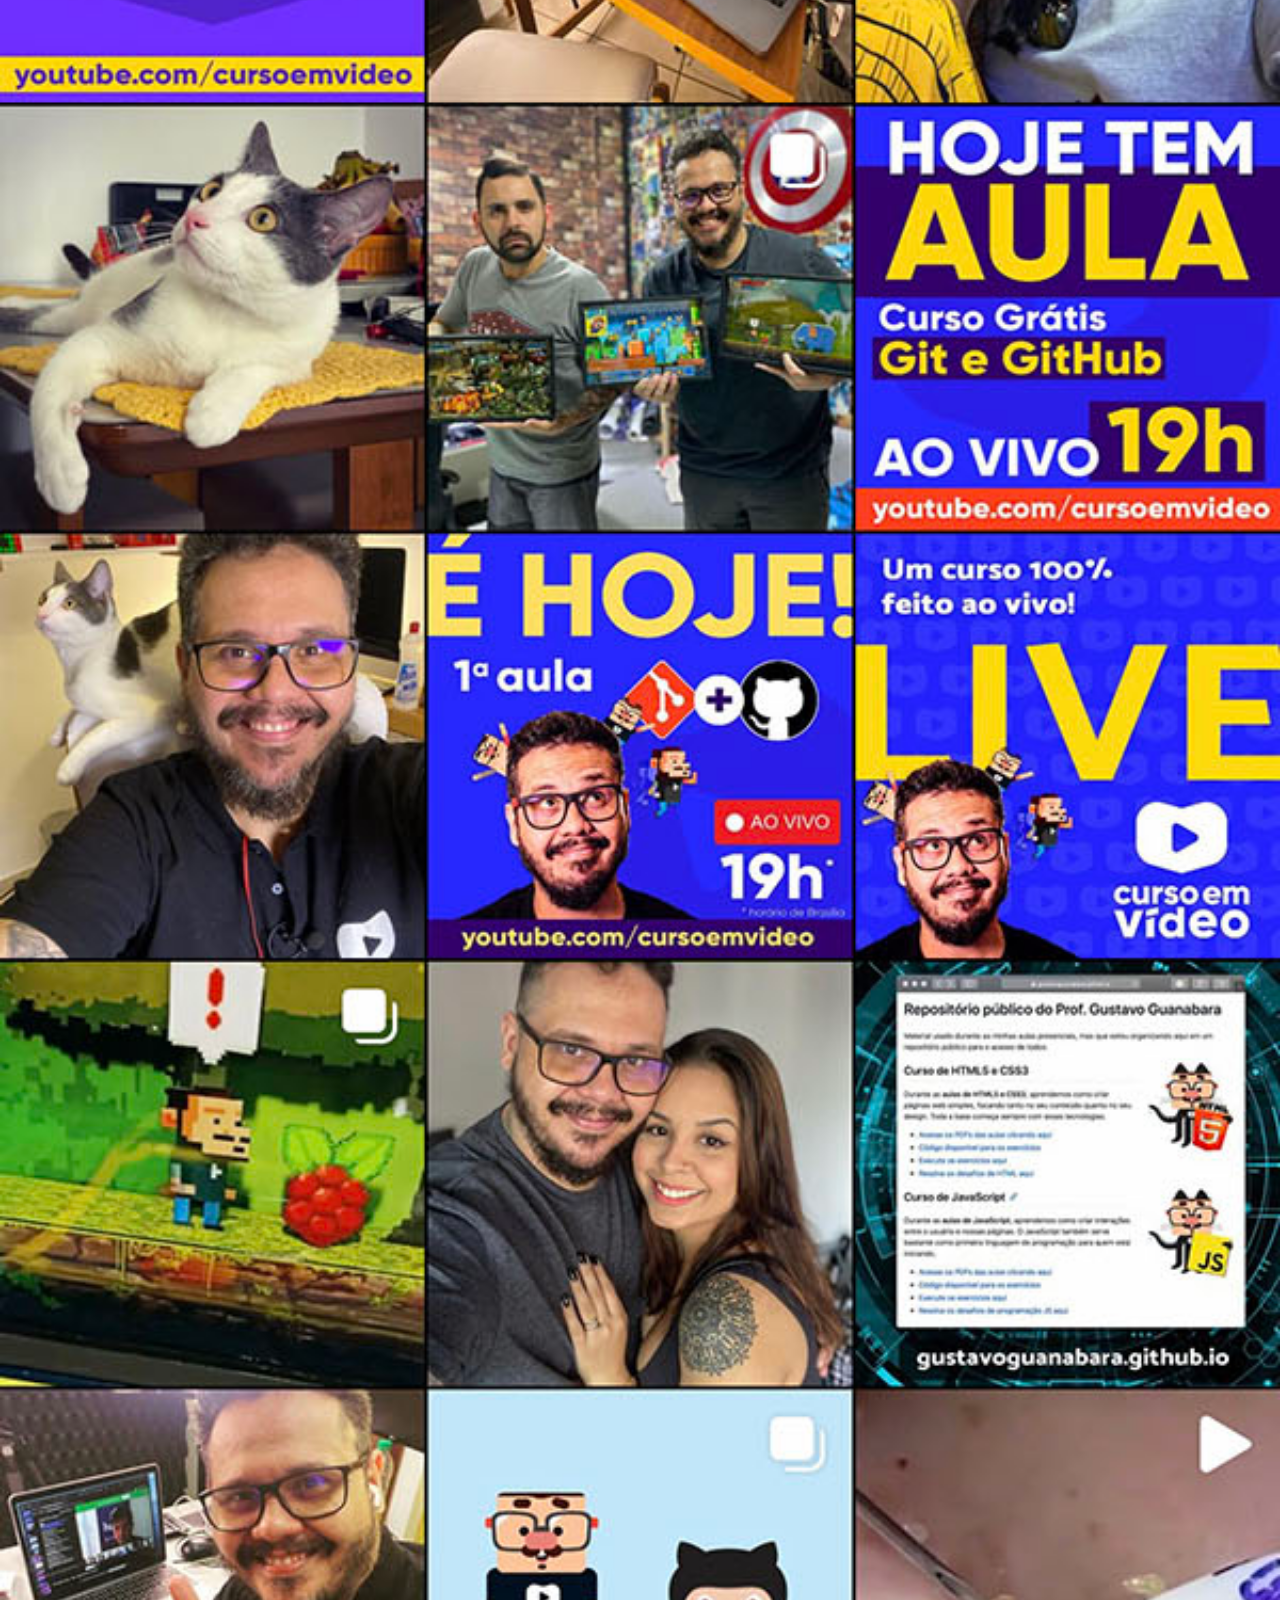
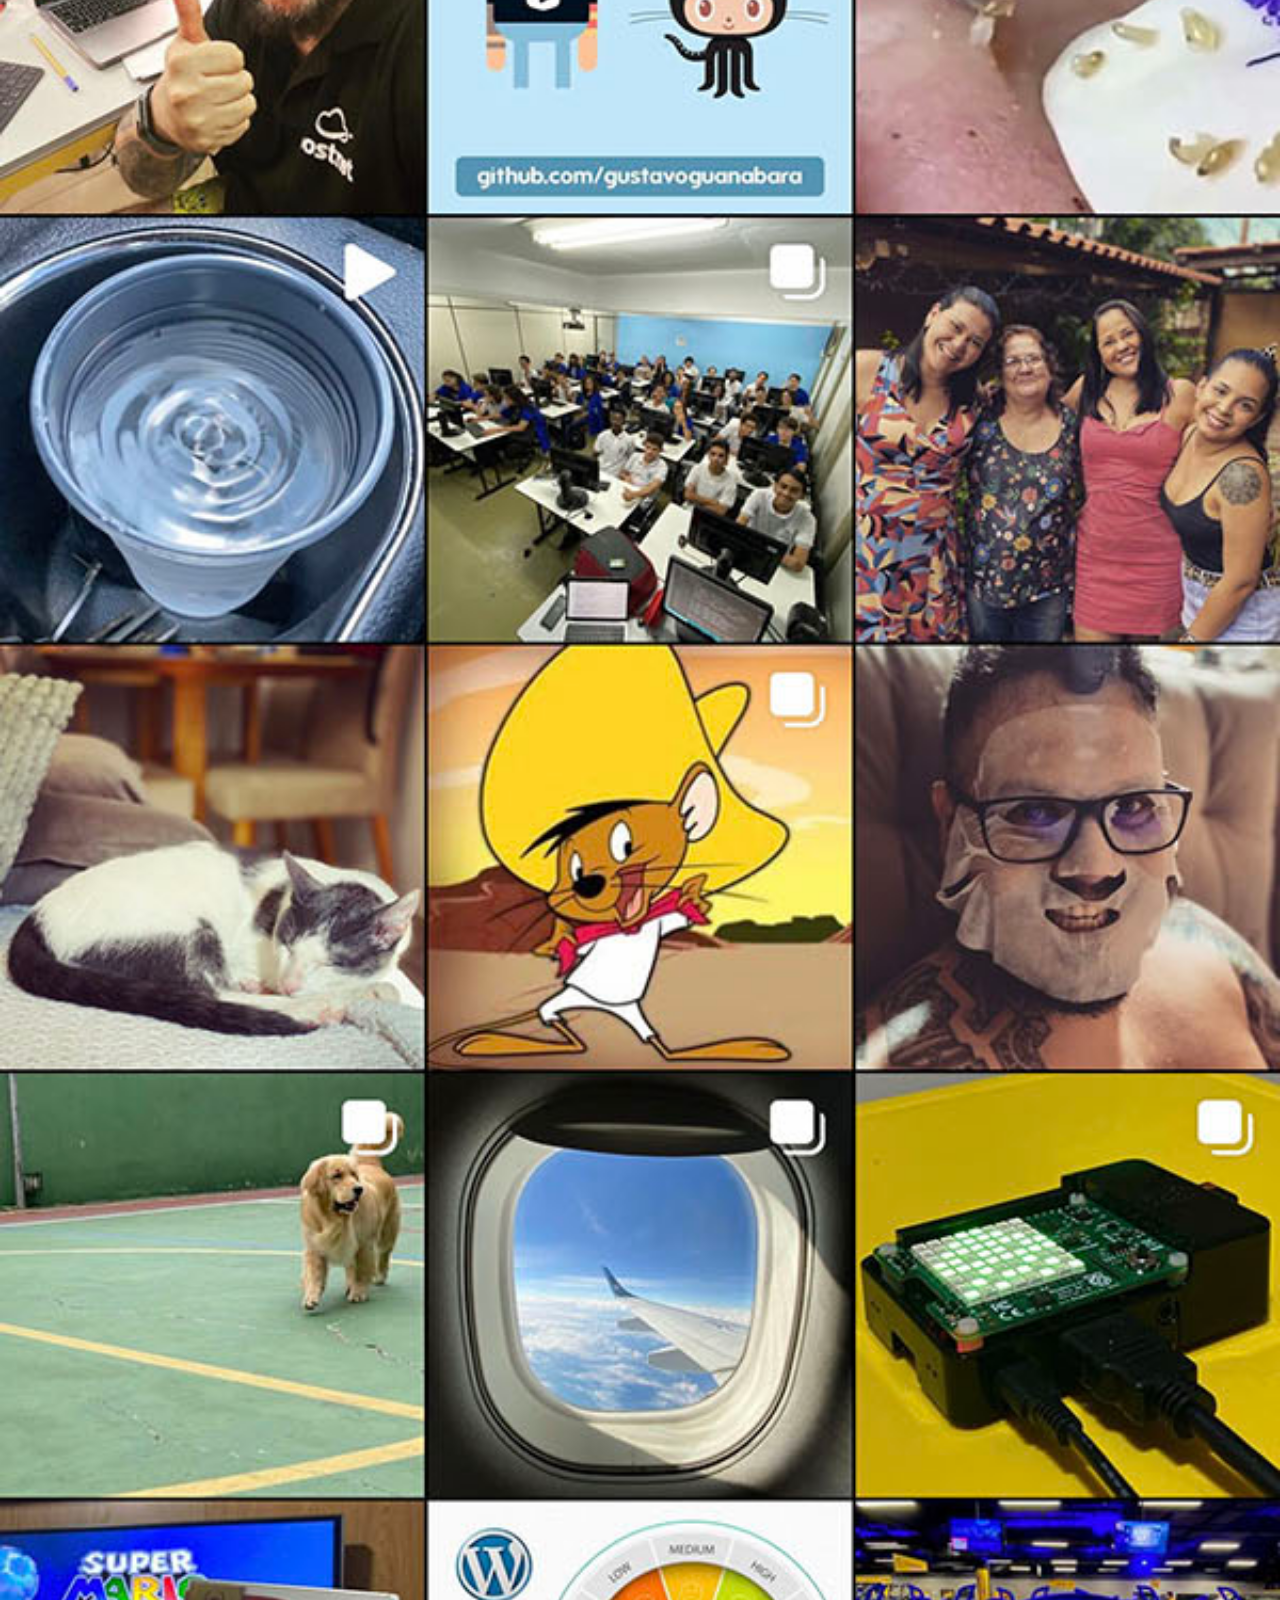
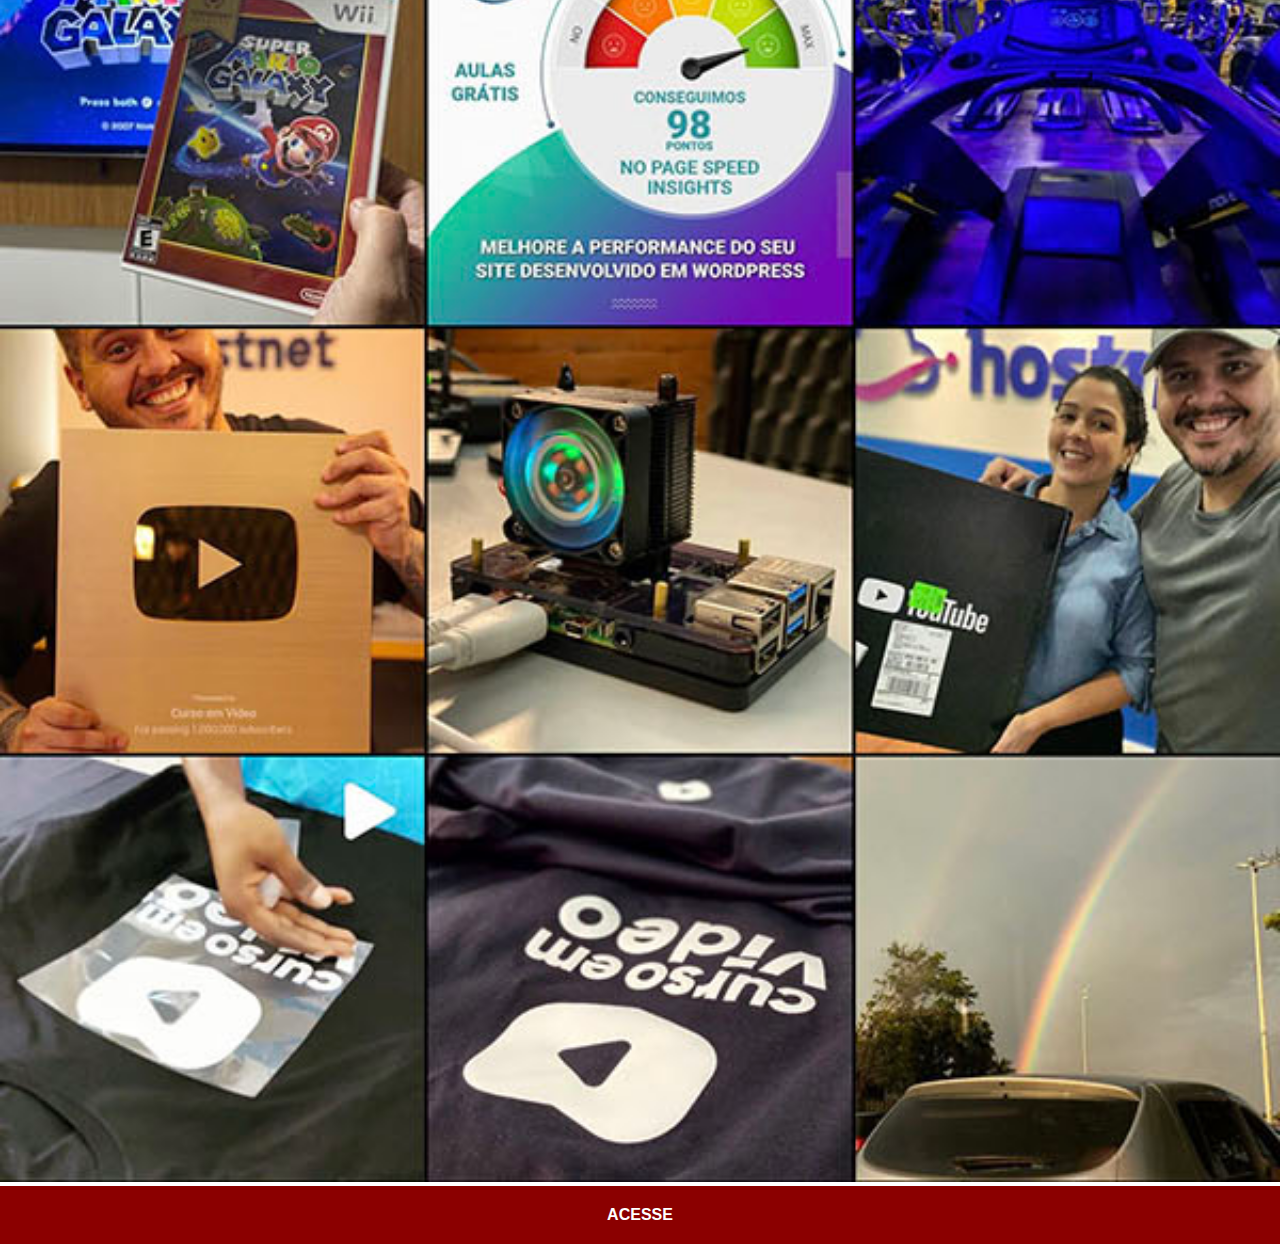
<file: instagram.html>
<!DOCTYPE html>
<html lang="pt-br">
<head>
    <meta charset="UTF-8">
    <meta name="viewport" content="width=device-width, initial-scale=1.0">
    <title>Instagram</title>
    <link rel="stylesheet" href="estilos/socia.css">
</head>
<body>
    <img src="imagens/tela-instagram.jpg" alt="Instagram">
    <a href="www.youtube.com" target="_blank">ACESSE</a>
</body>
</html>
</file>
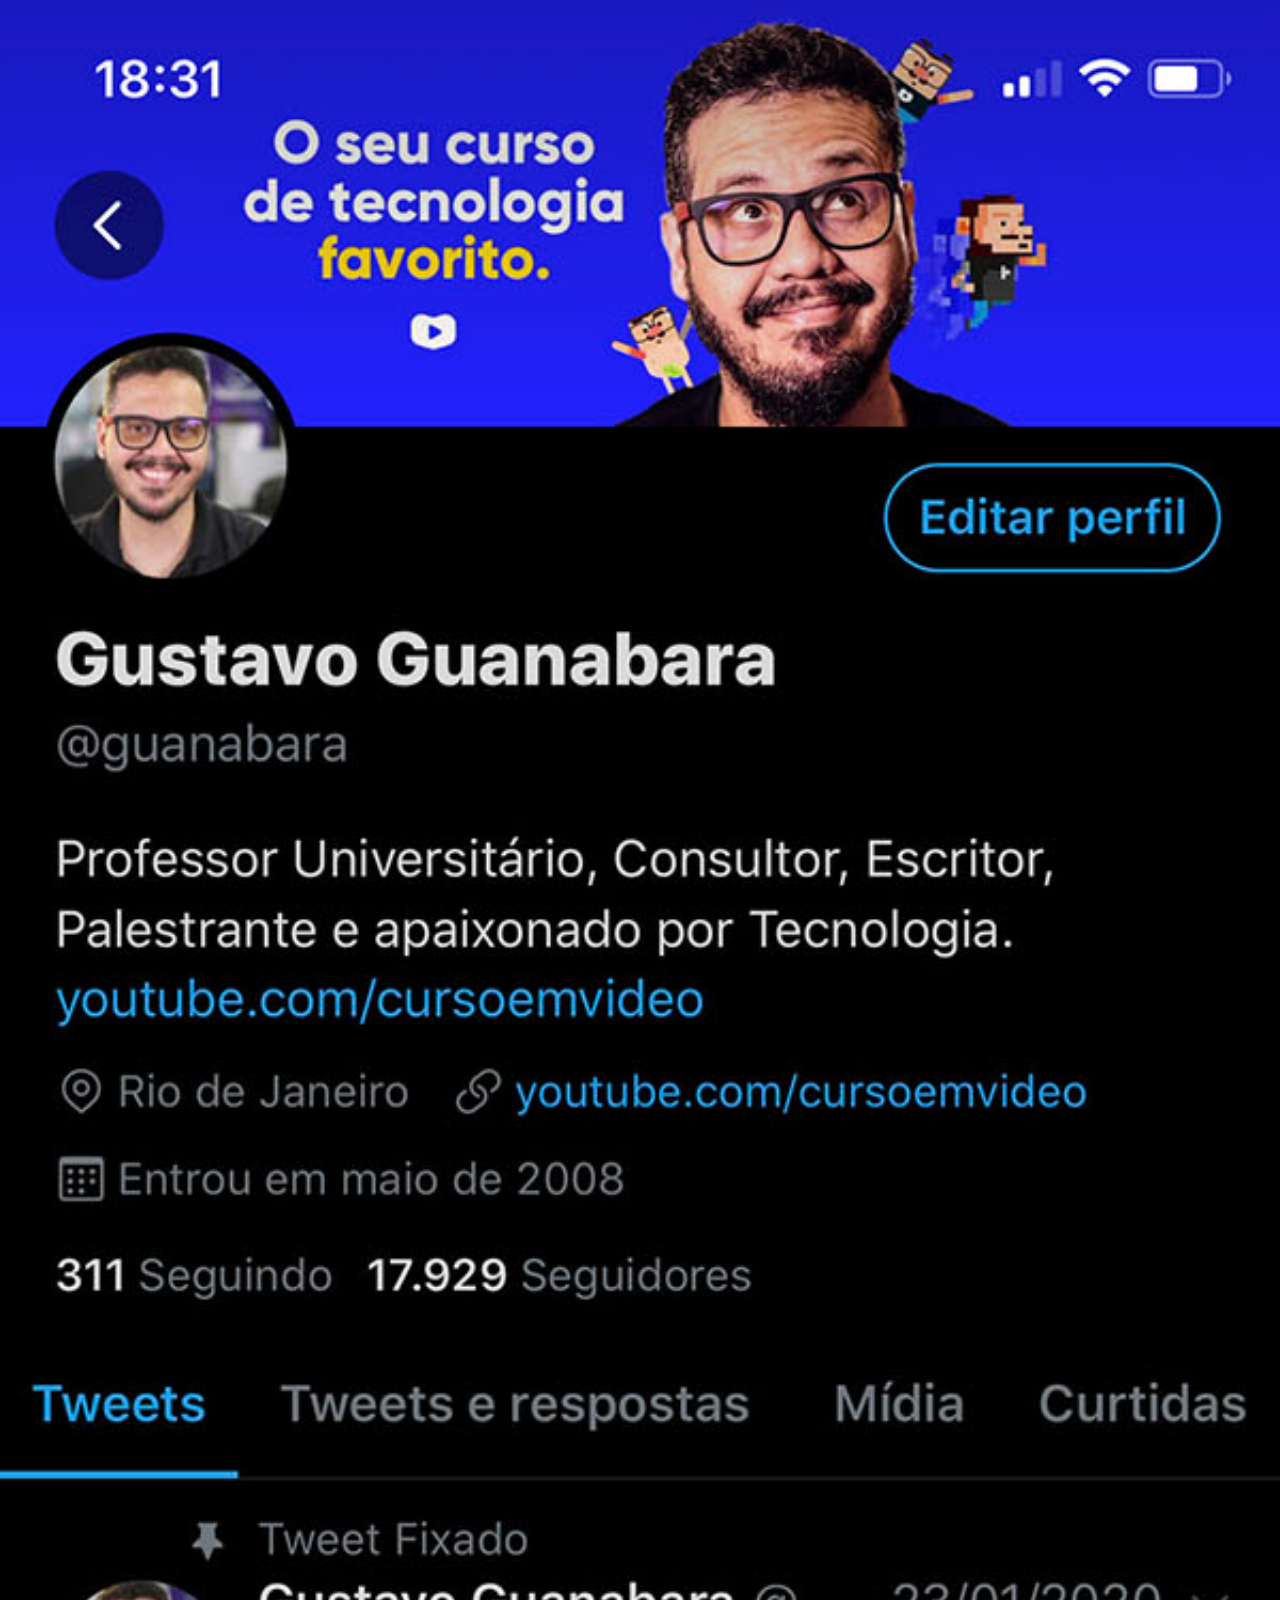
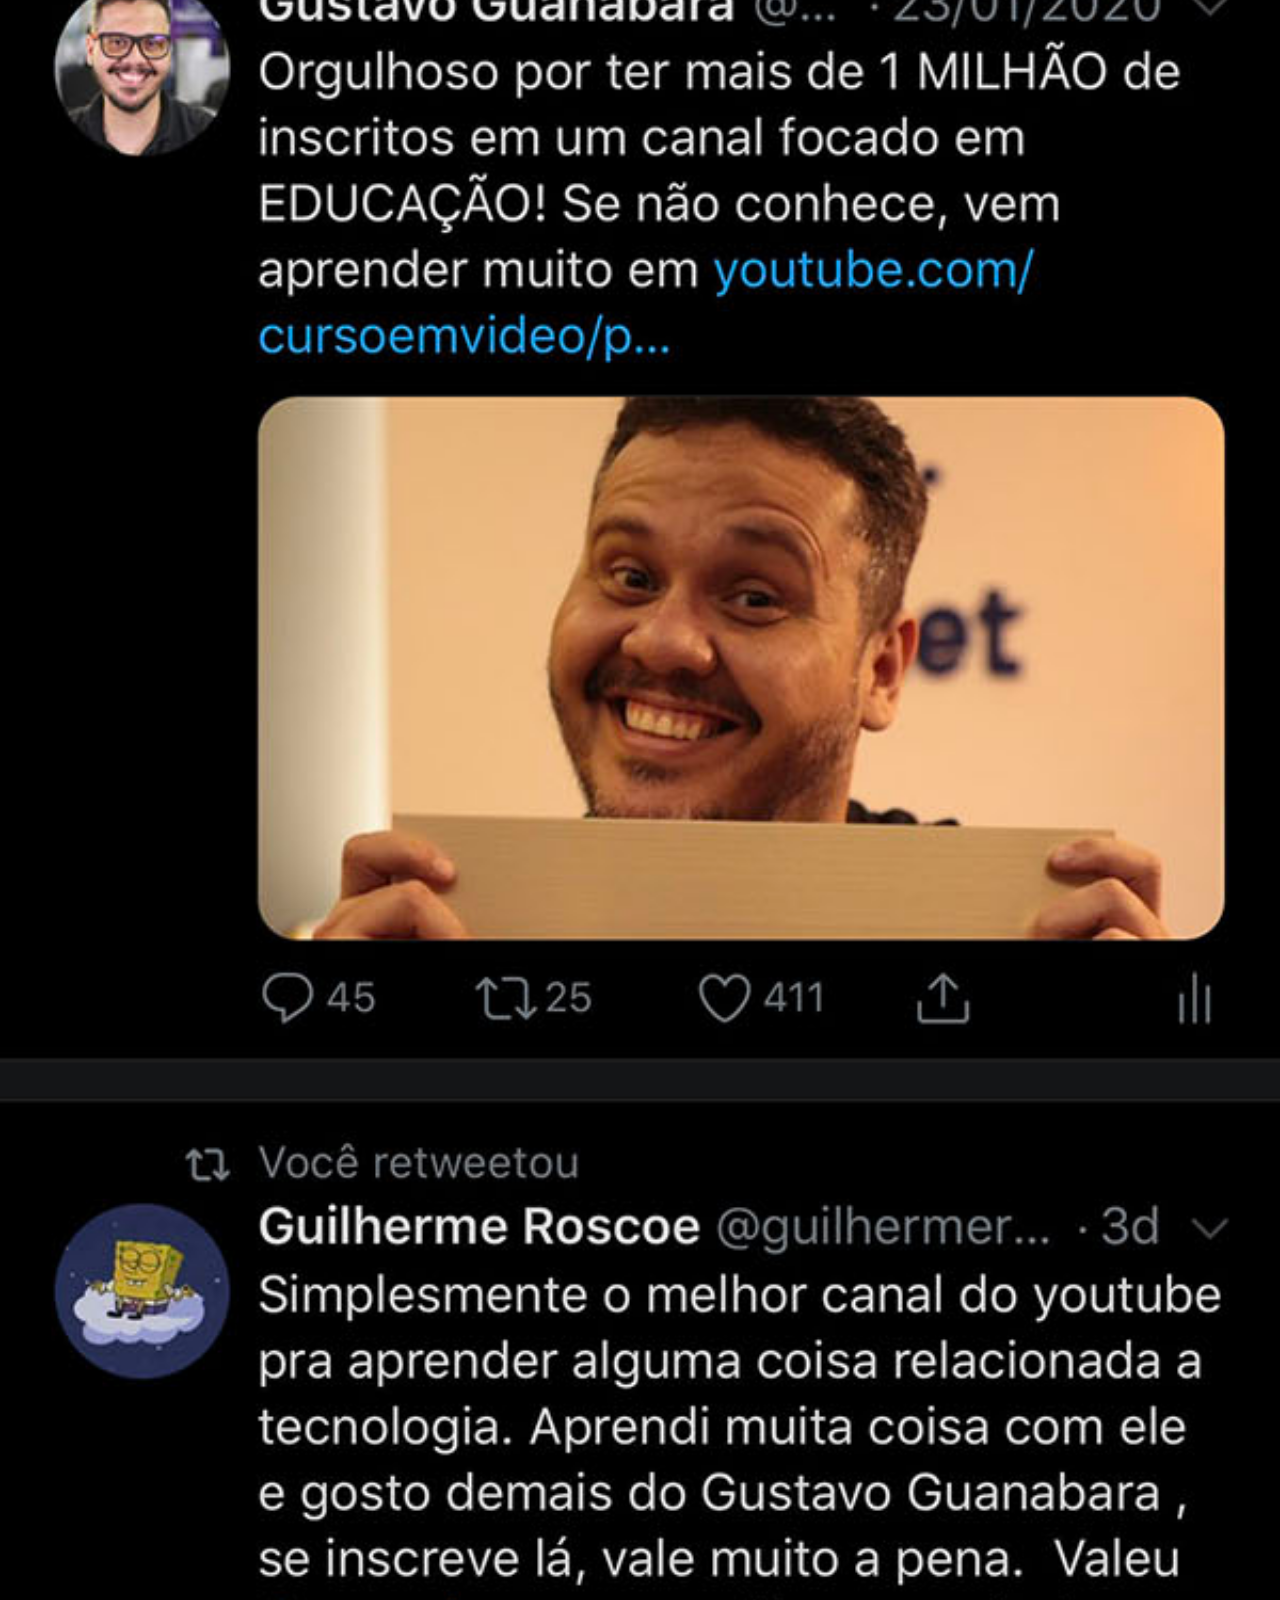
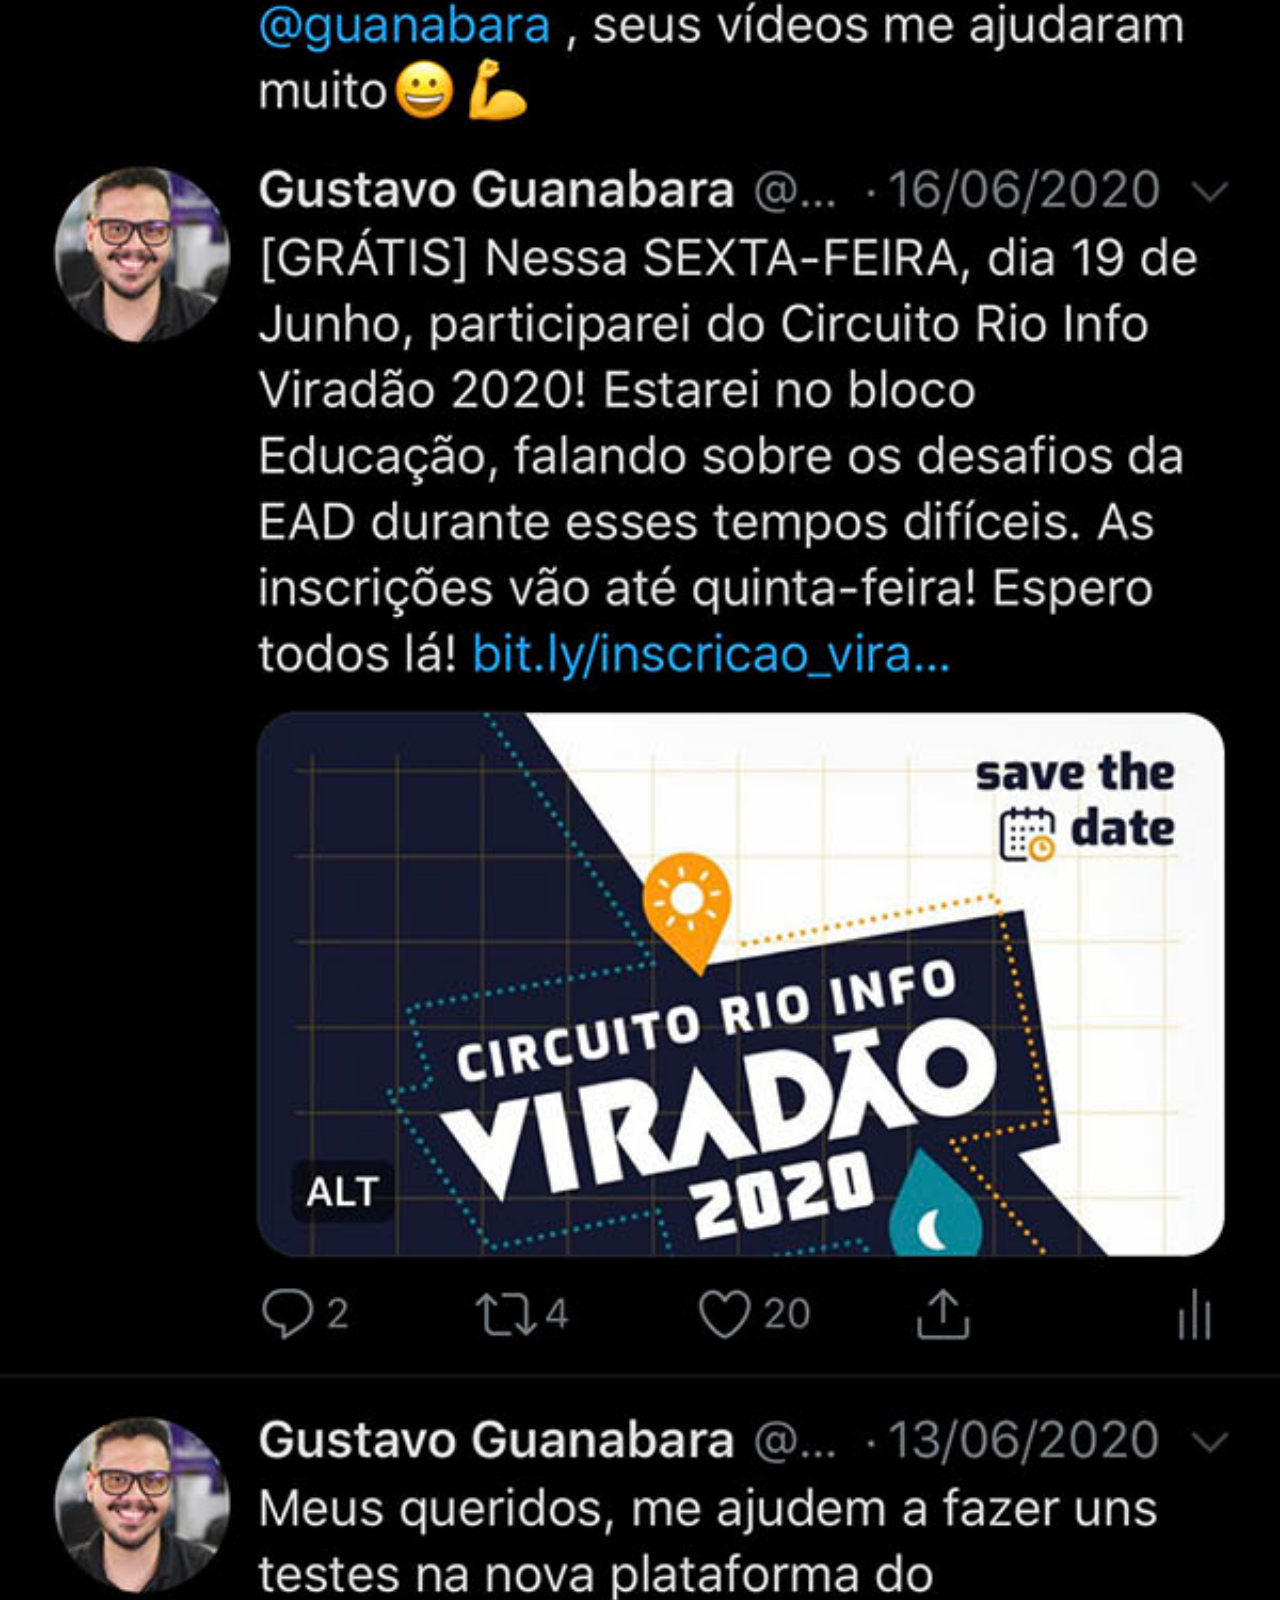
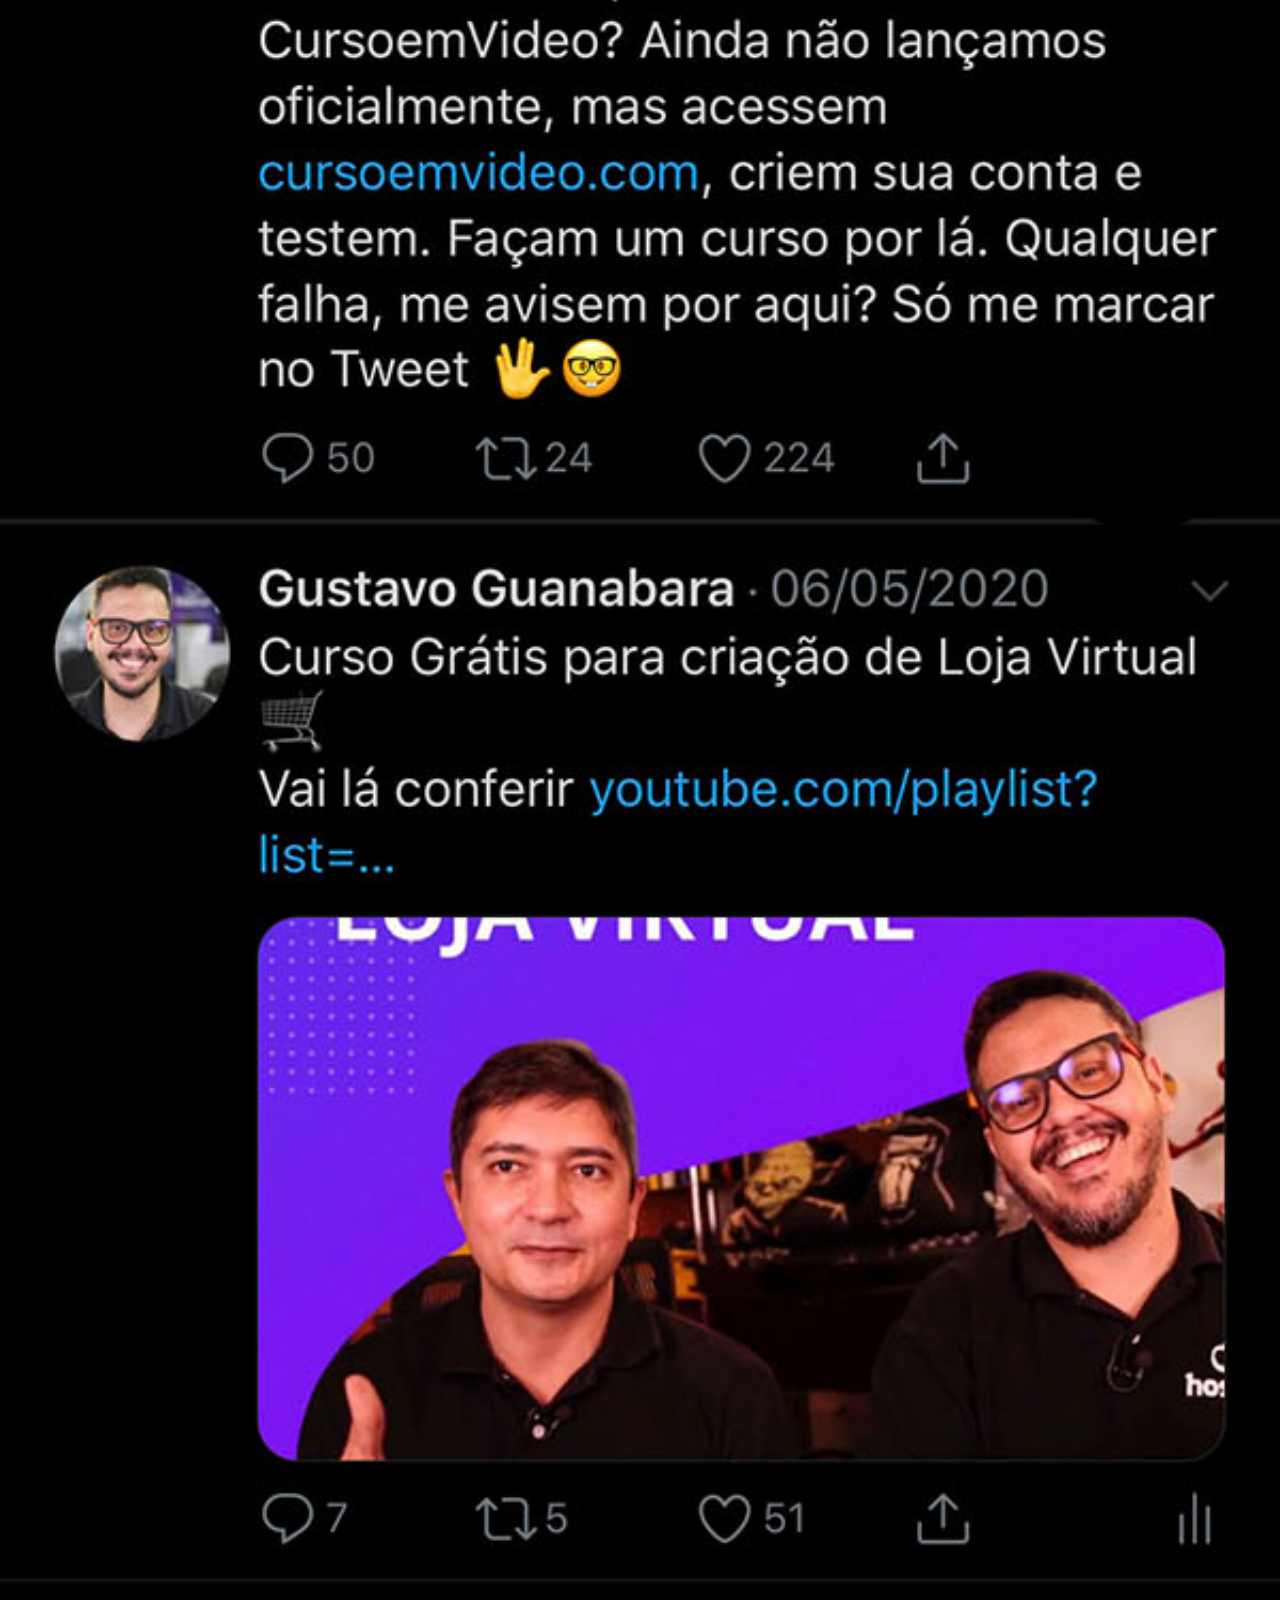
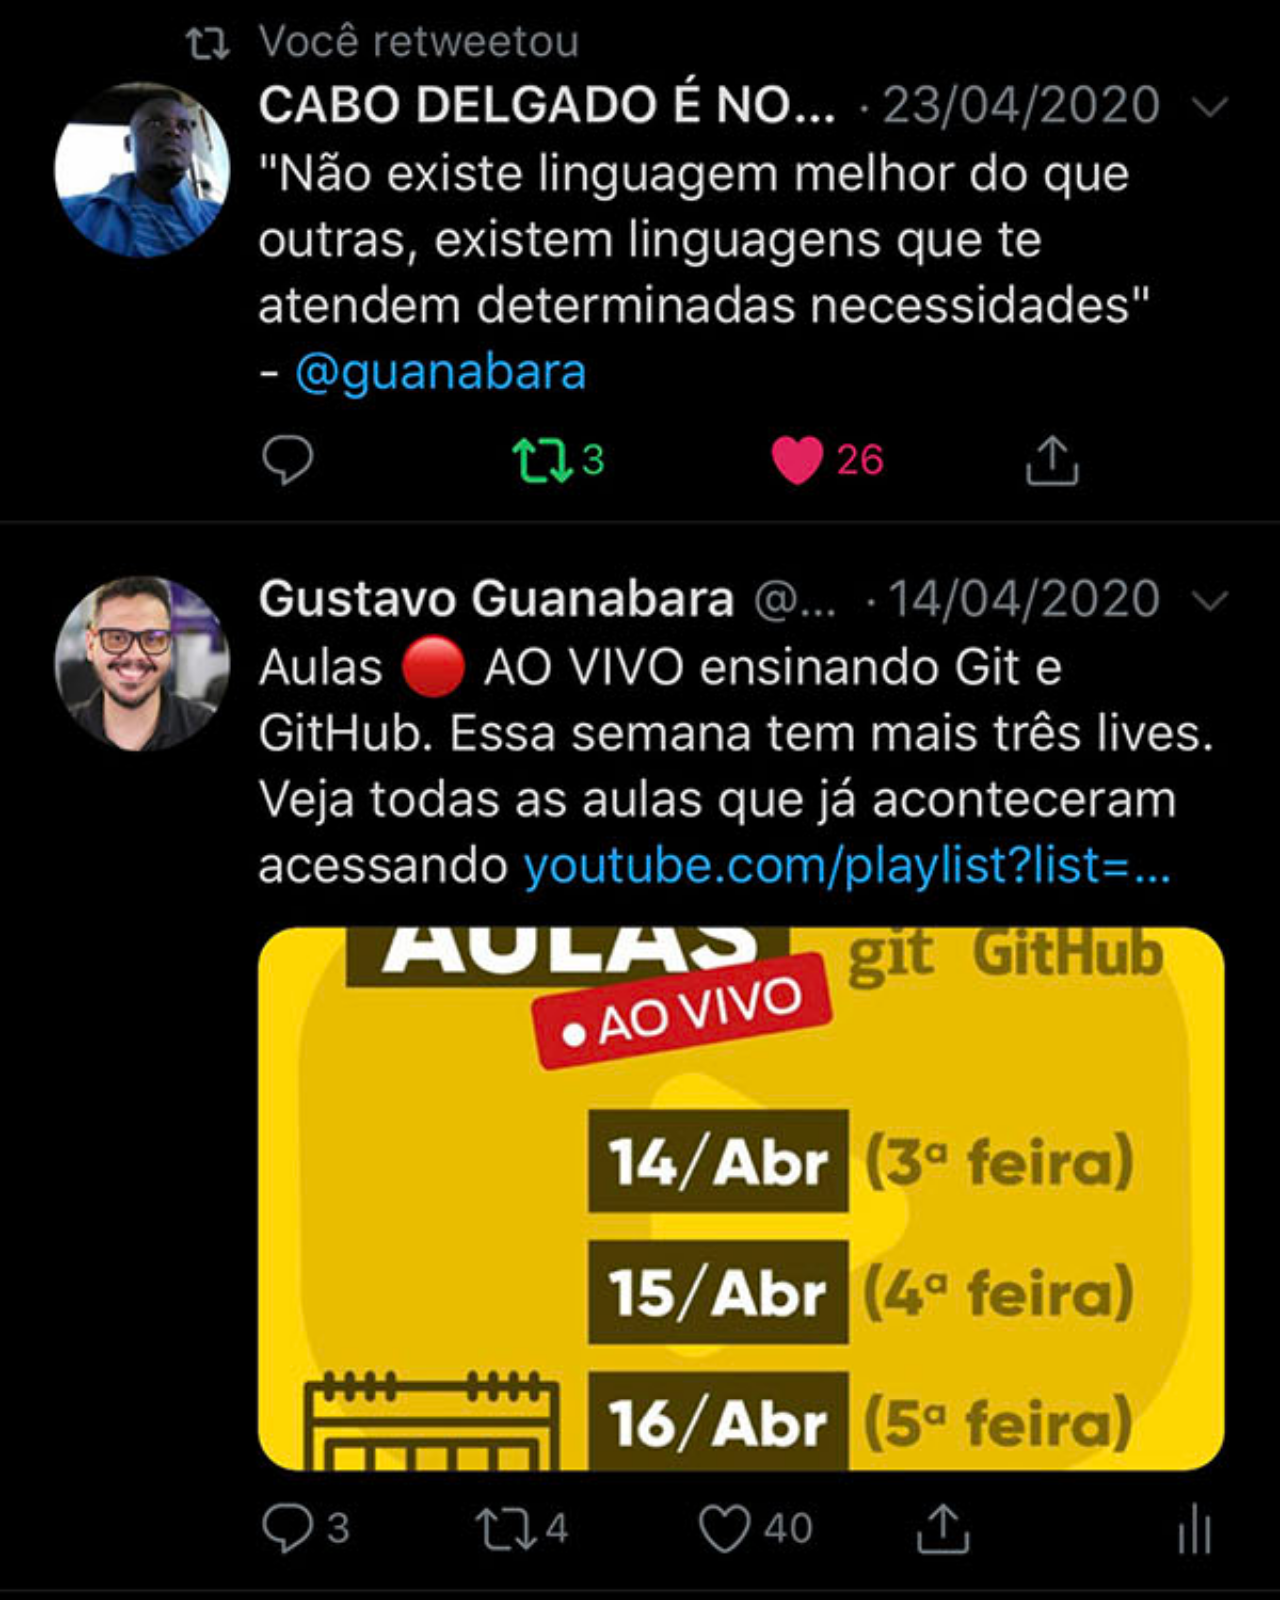
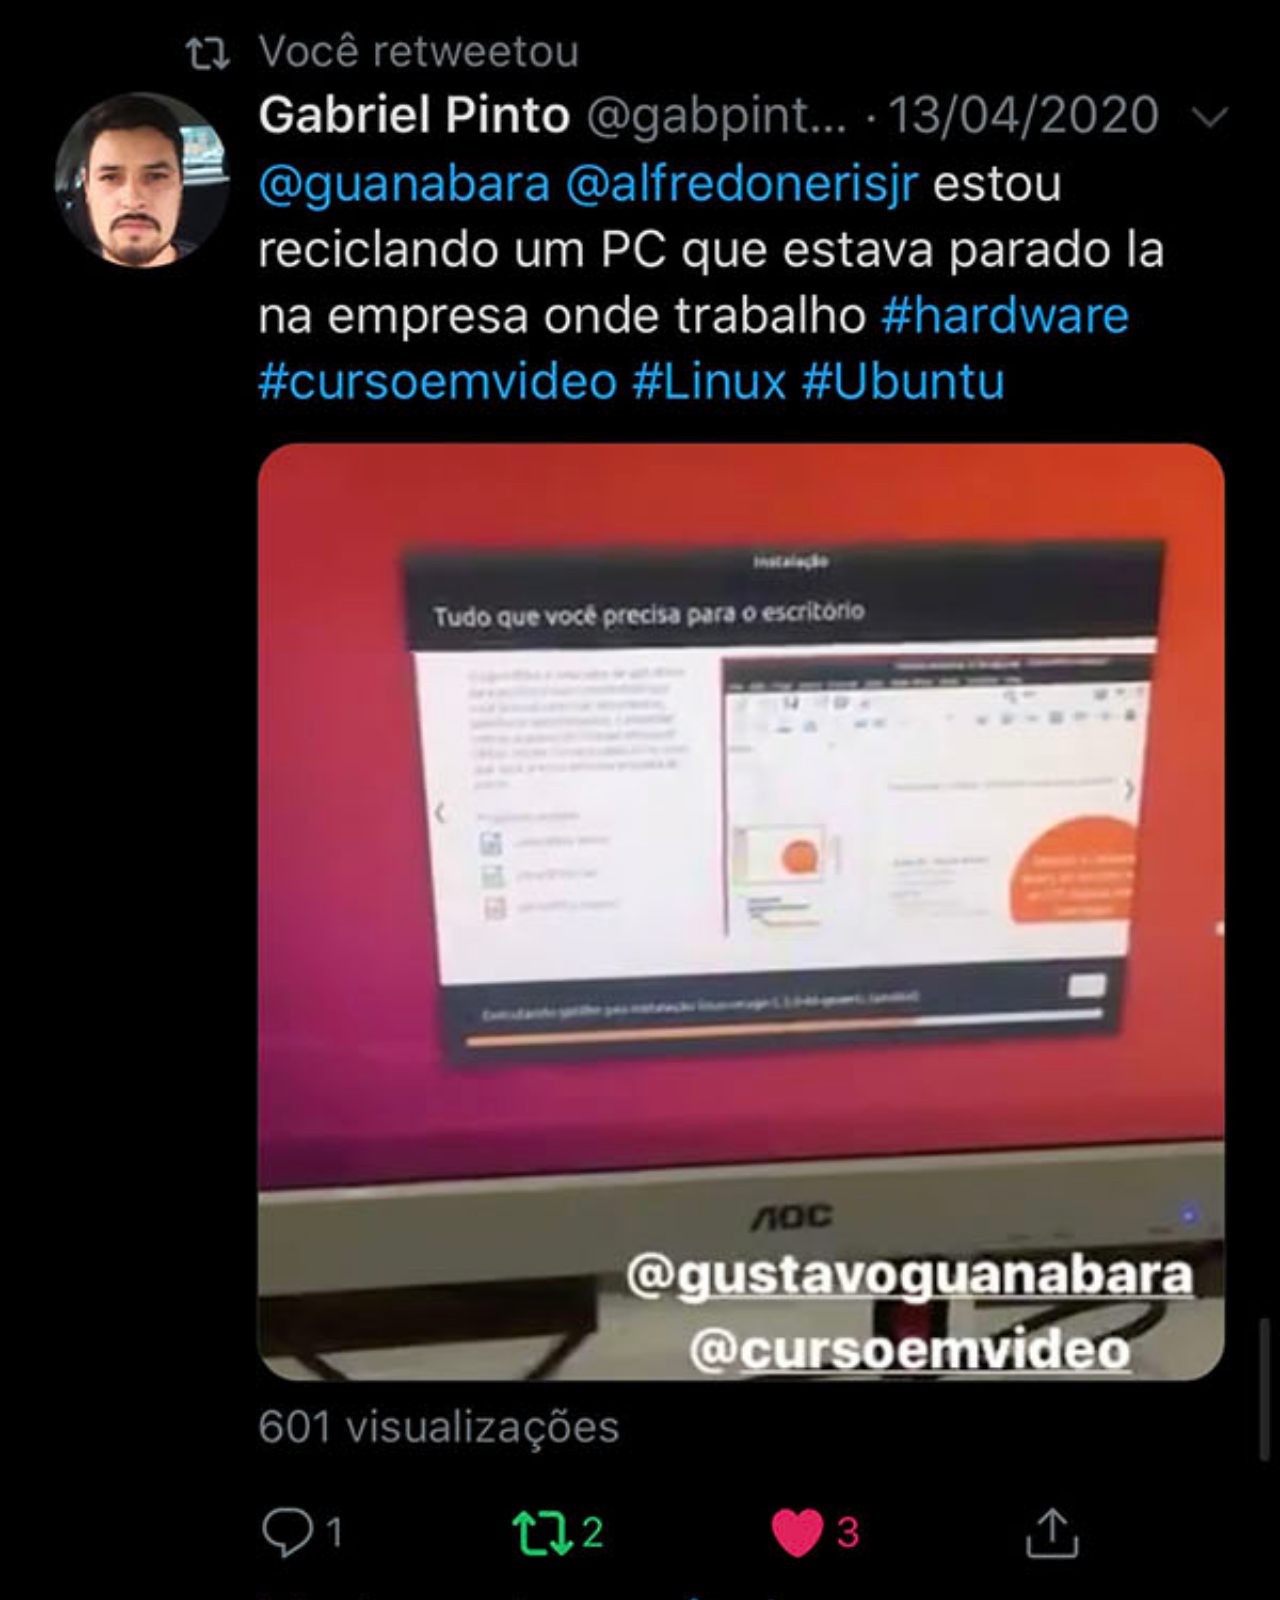
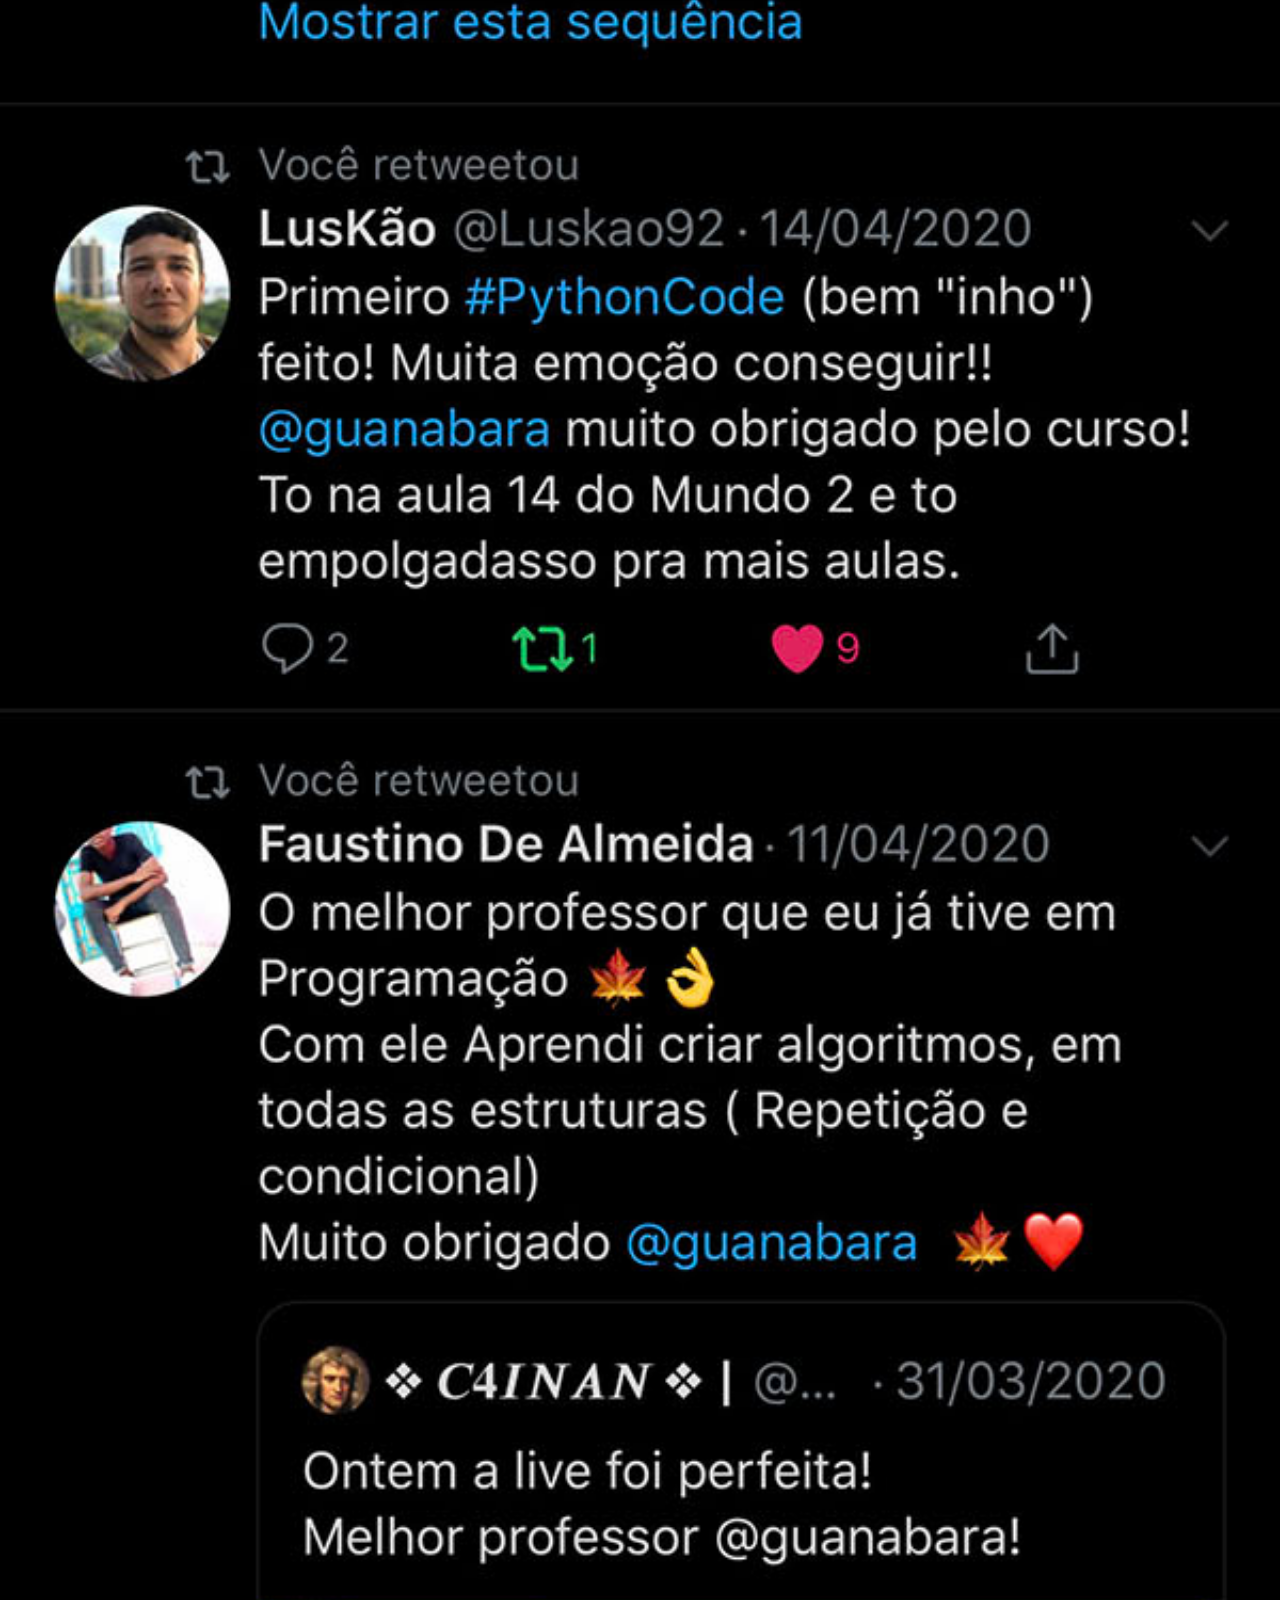
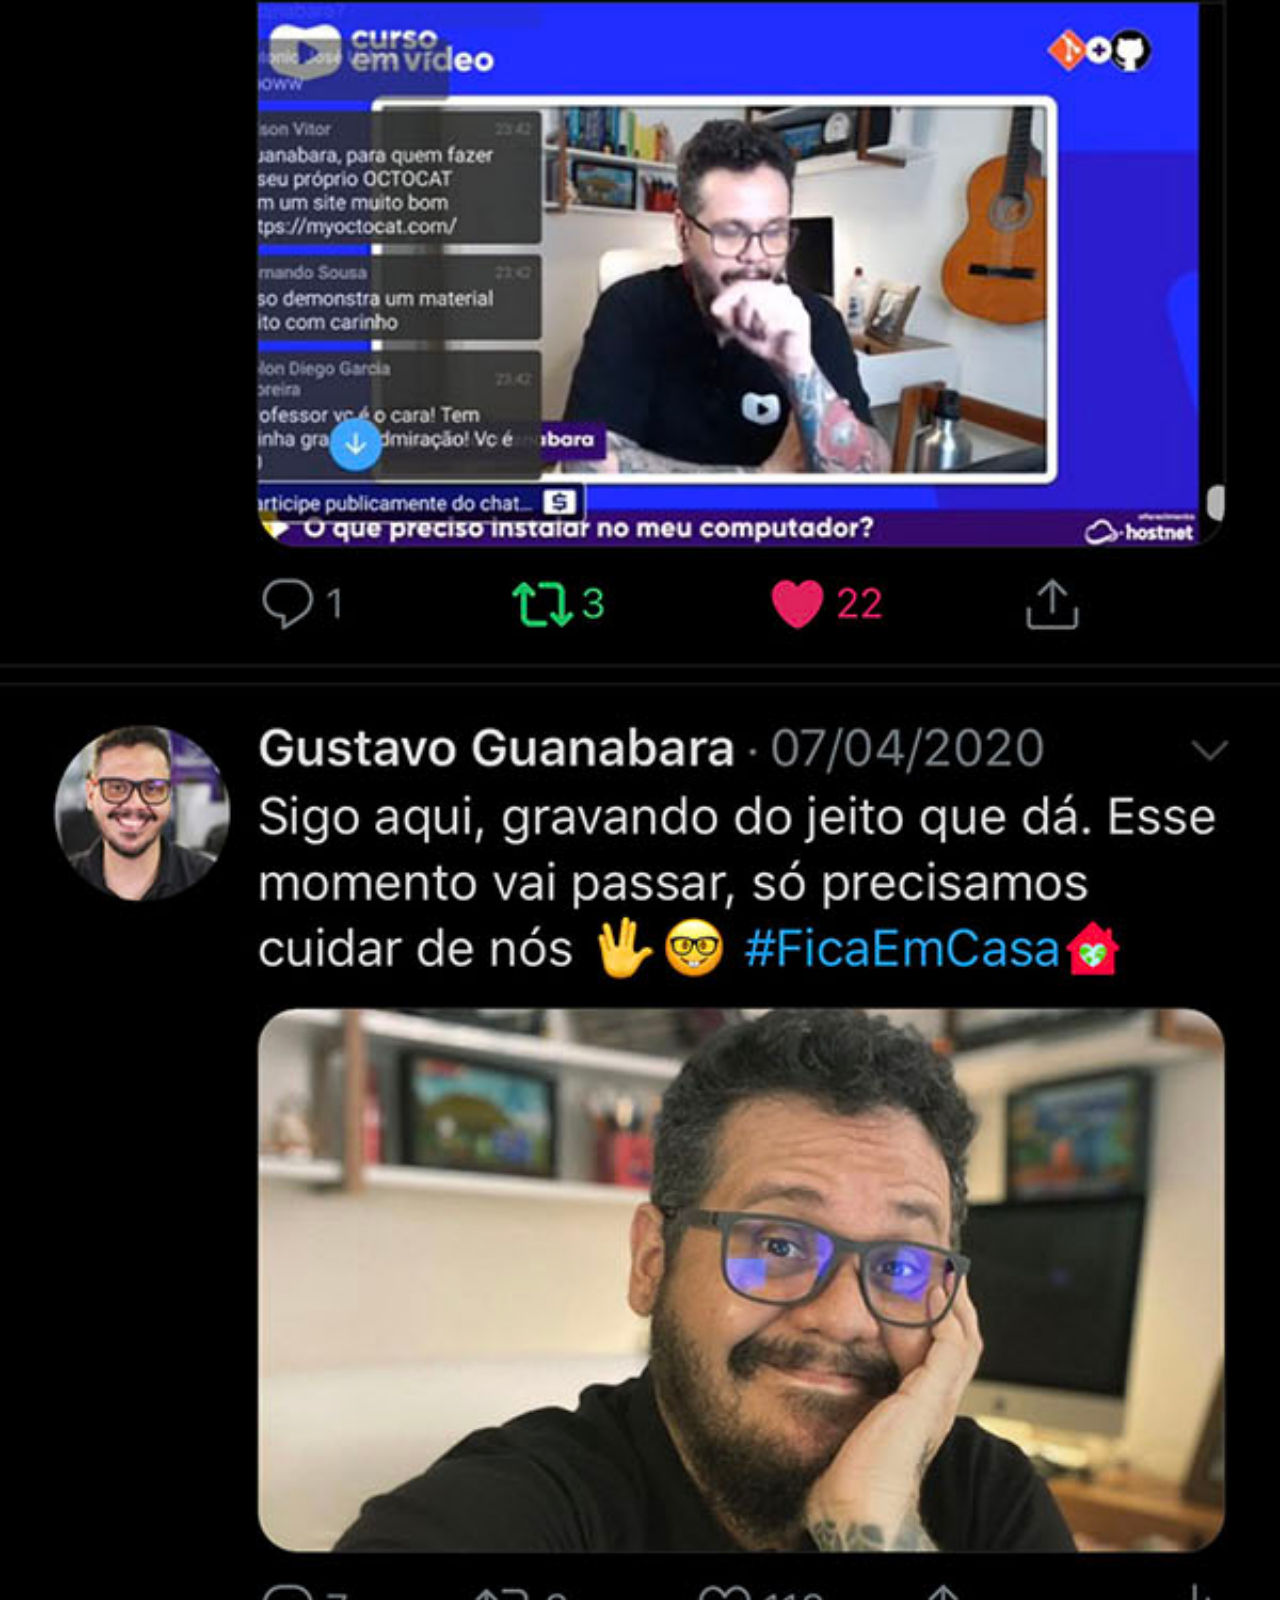
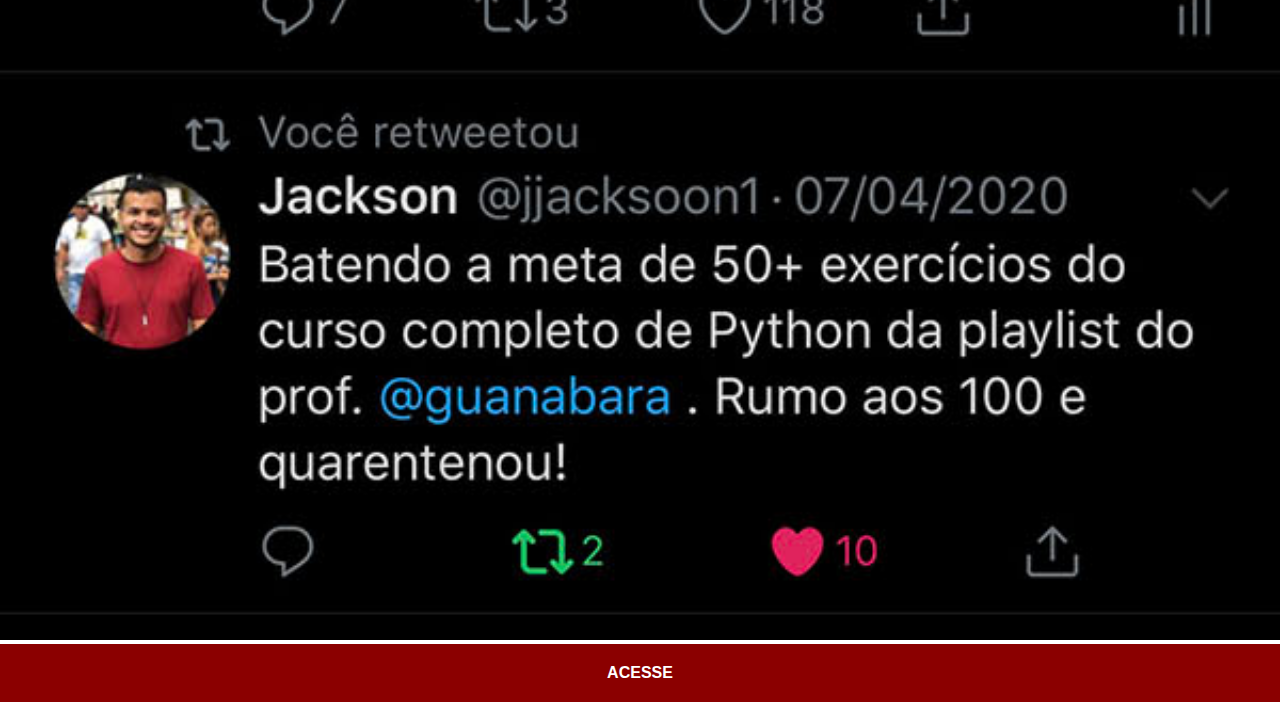
<file: twitter.html>
<!DOCTYPE html>
<html lang="pt-br">
<head>
    <meta charset="UTF-8">
    <meta name="viewport" content="width=device-width, initial-scale=1.0">
    <title>Twitter</title>
    <link rel="stylesheet" href="estilos/socia.css">
</head>
<body>
    <img src="imagens/tela-twitter.jpg" alt="Twitter">
    <a href="www.youtube.com" target="_blank">ACESSE</a>
</body>
</html>
</file>
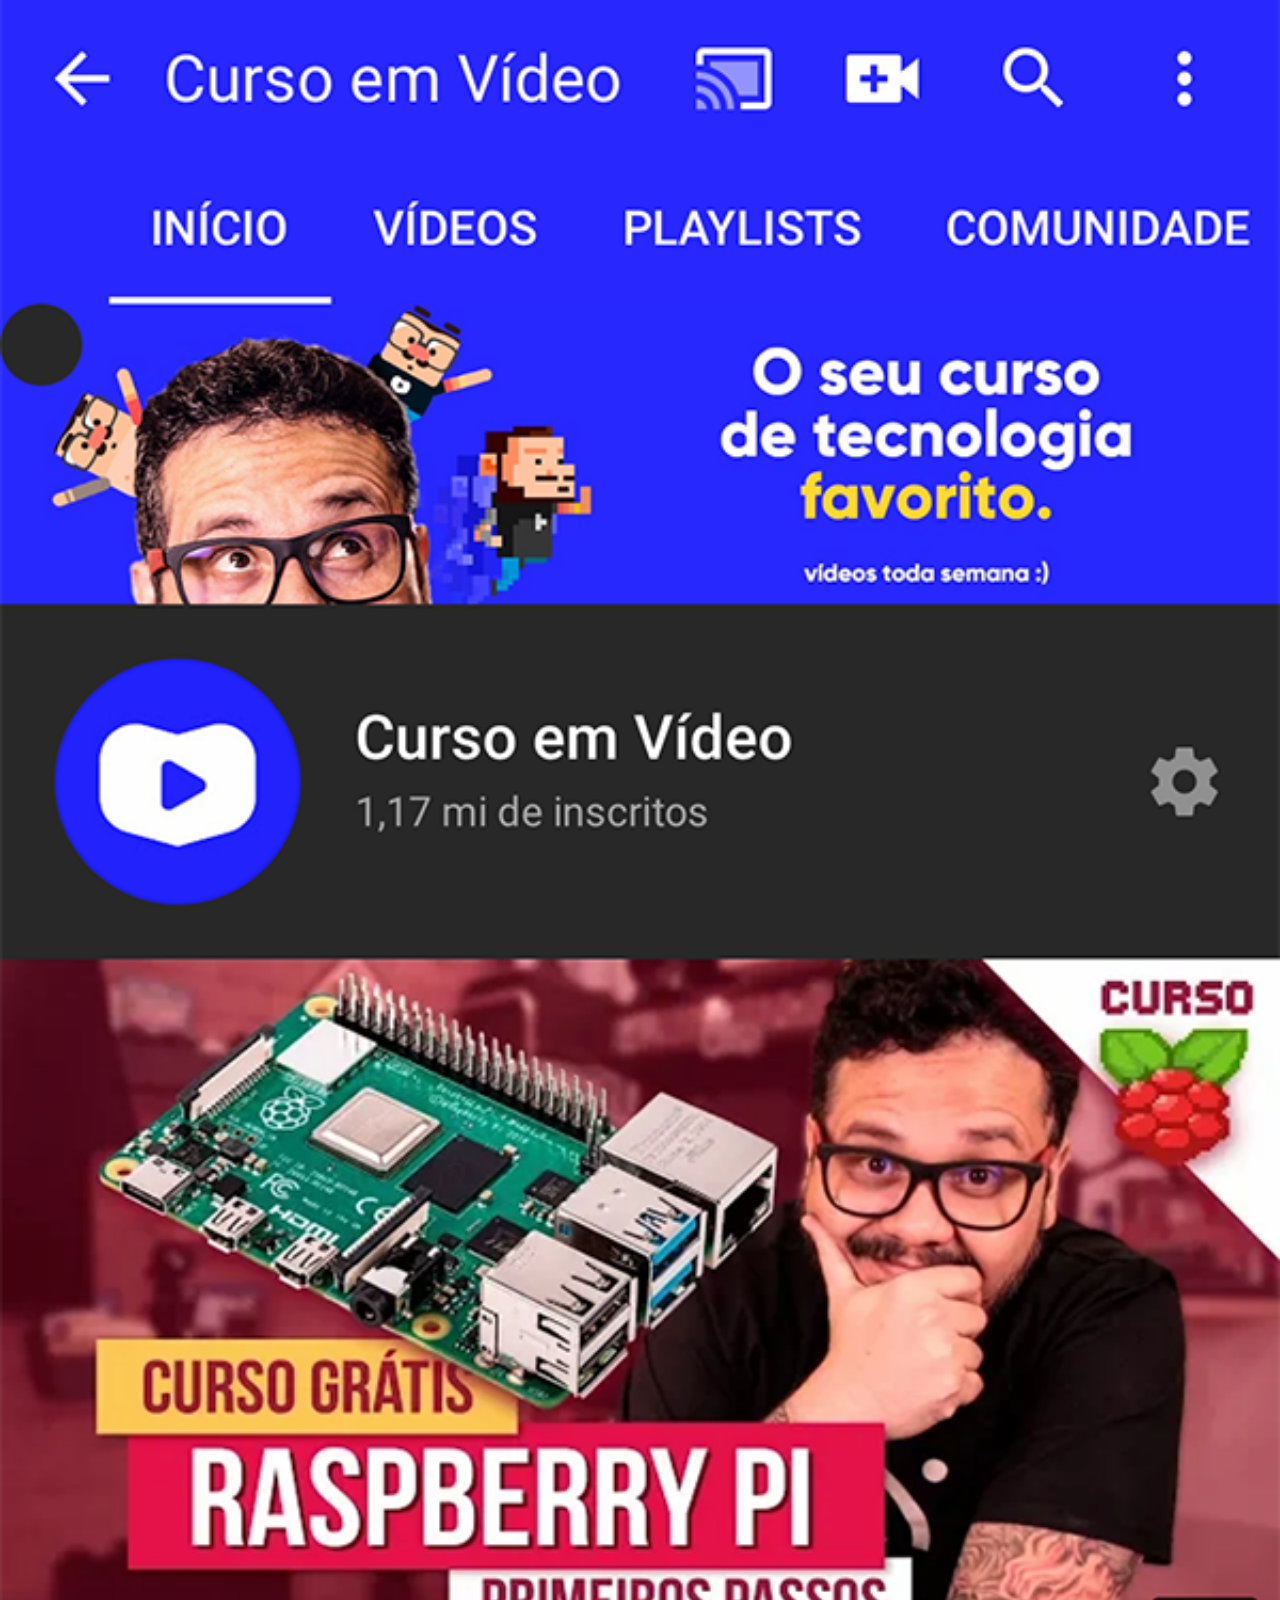
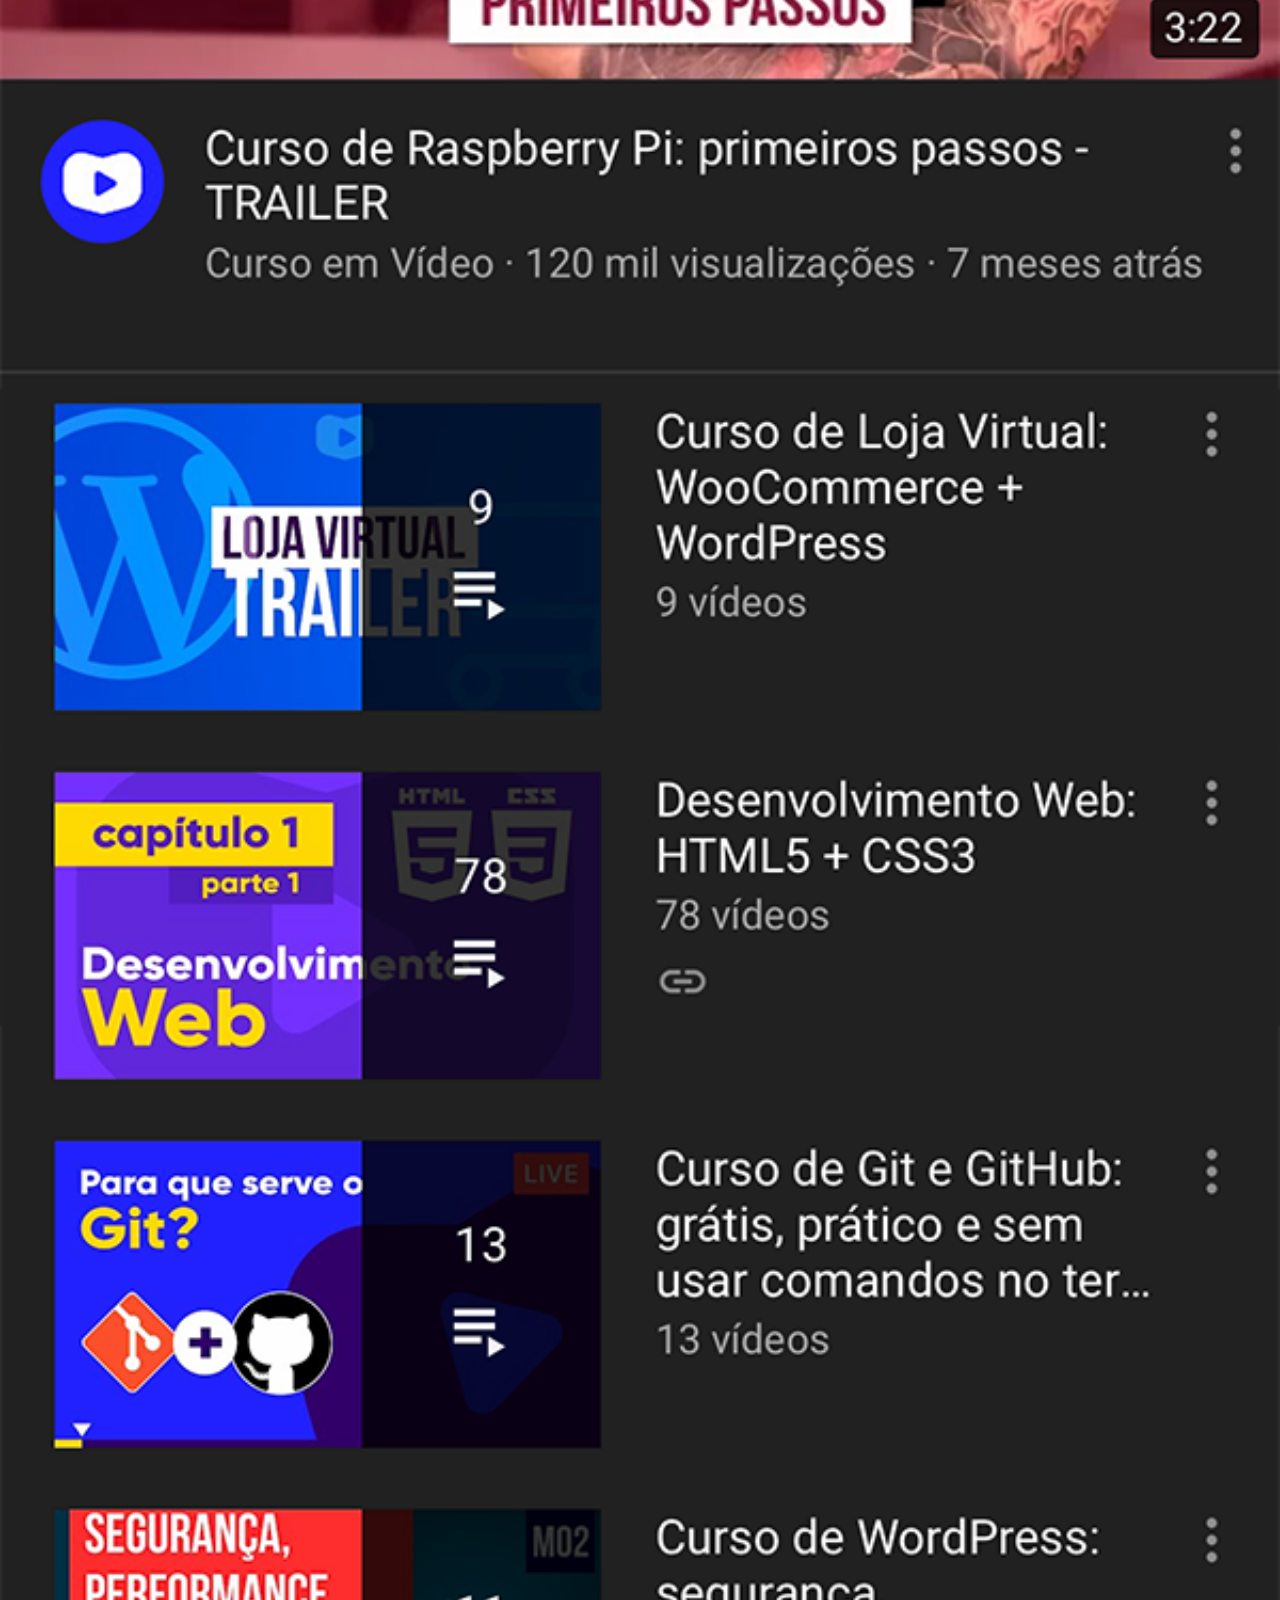
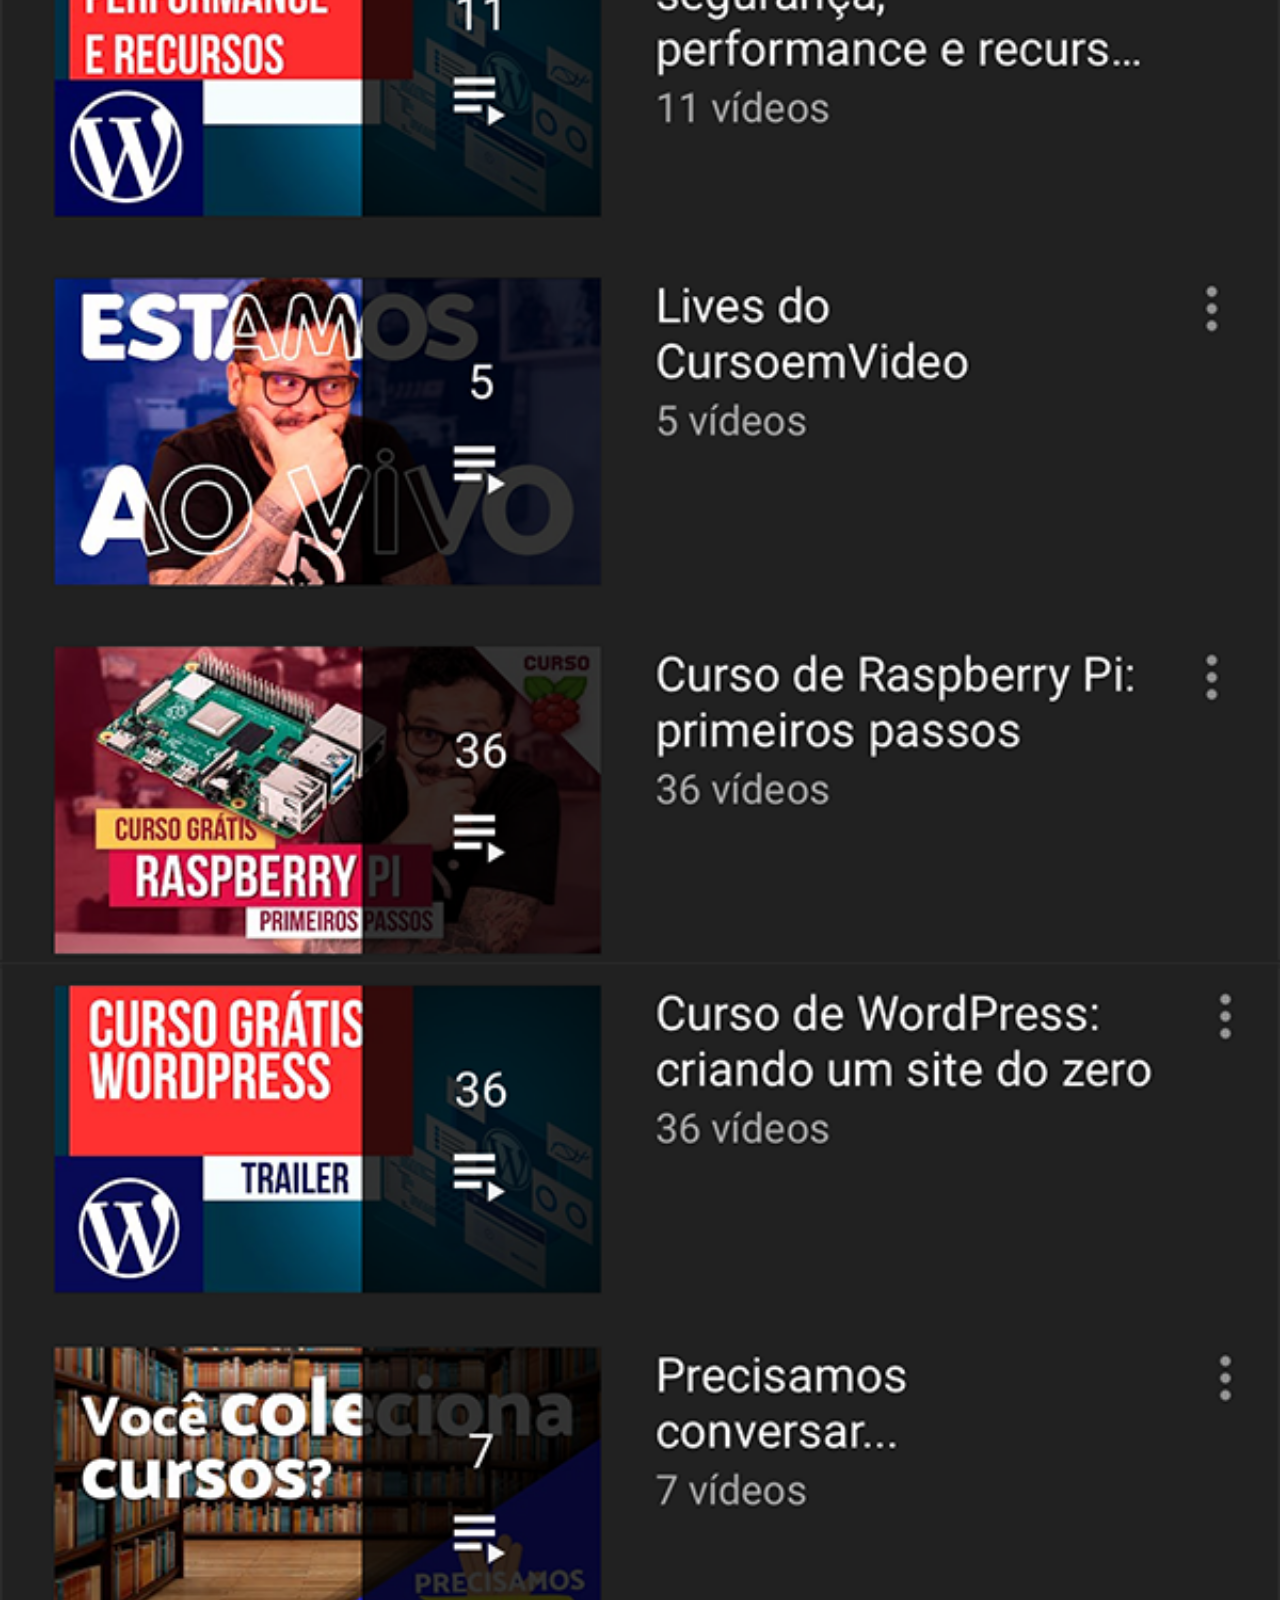
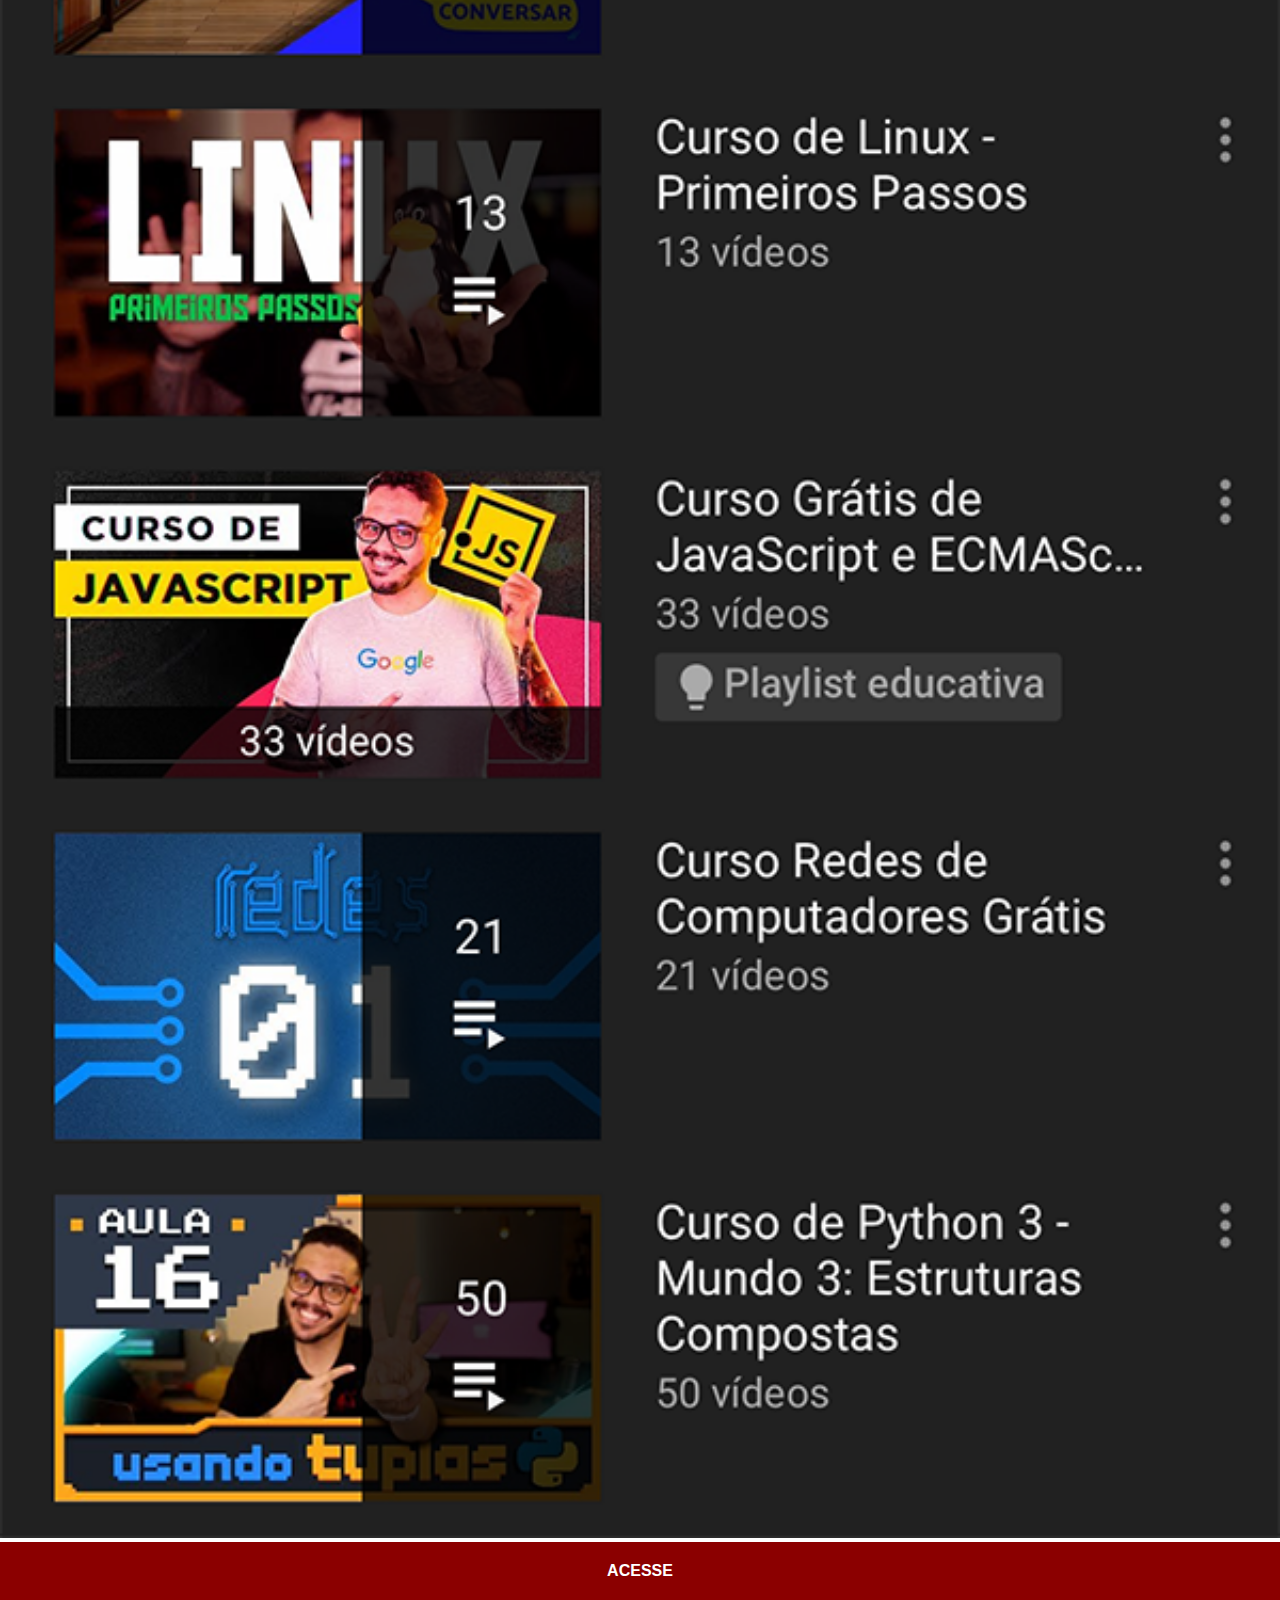
<file: youtube.html>
<!DOCTYPE html>
<html lang="pt-br">
<head>
    <meta charset="UTF-8">
    <meta name="viewport" content="width=device-width, initial-scale=1.0">
    <title>YouTube</title>
    <link rel="stylesheet" href="estilos/socia.css">
</head>
<body>
    <img src="imagens/tela-youtube.png" alt="YouTube">
    <a href="www.youtube.com" target="_blank">ACESSE</a>
</body>
</html>
</file>
<file: estilos/style.css>
@charset "UTF-8";

* {
    margin: 0;
    padding: 0;
    font-family: Arial, Helvetica, sans-serif;
}

html, body {
    height: 100vh;
    width: 100vw;
    background-color: black;
}

body {
    background: url(../imagens/fundo-madeira.jpg)no-repeat top center;
    background-size: cover;
    background-attachment: fixed;
}

main {
    height: 100vh;
    position: relative;
}
section#telefone {
    position: absolute;
    top: 50%;
    left: 50%;
    transform: translate(-50%, -50%);

    height:627px ;
    width: 311px;
    background-color:blue;
    background: url("../imagens/frame-iphone.png") no-repeat;
}

iframe#tela {
    position: relative;
    top: 80px;
    left: 22px;
    width: 267px;
    height: 471px;

}

section#redes-sociais {
    display: flex;
    flex-direction: column;
    align-items: end;
}

section#redes-sociais img:hover {
    width: 60px;
    margin: 5px 15px 5px 0px;
    box-shadow: 8px 8px 3px rgba(0, 0, 0, 0.333);
}

section#redes-sociais  img {
    width: 50px;
    margin: 10px;
    margin-right: 15px;
    border-radius: 100%;
    box-shadow:4px 4px 2px rgba(0, 0, 0, 0.39);
    transition: 0.3s;
}
</file>
<file: estilos/socia.css>
@charset "UTF-8";

* {
    margin: 0px;
    padding: 0px;
    font-family: Arial, Helvetica, sans-serif;
}

::-webkit-scrollbar {
    width: 0px;
    height: 0px;
}

img {
    width: 100vw;
}

a {
    display: block;
    background-color: darkred;
    color: white;
    padding: 20px;
    text-align: center;
    font-weight: bolder;
    text-decoration: none;
}

a:hover {
    background-color:red;
}
</file>
